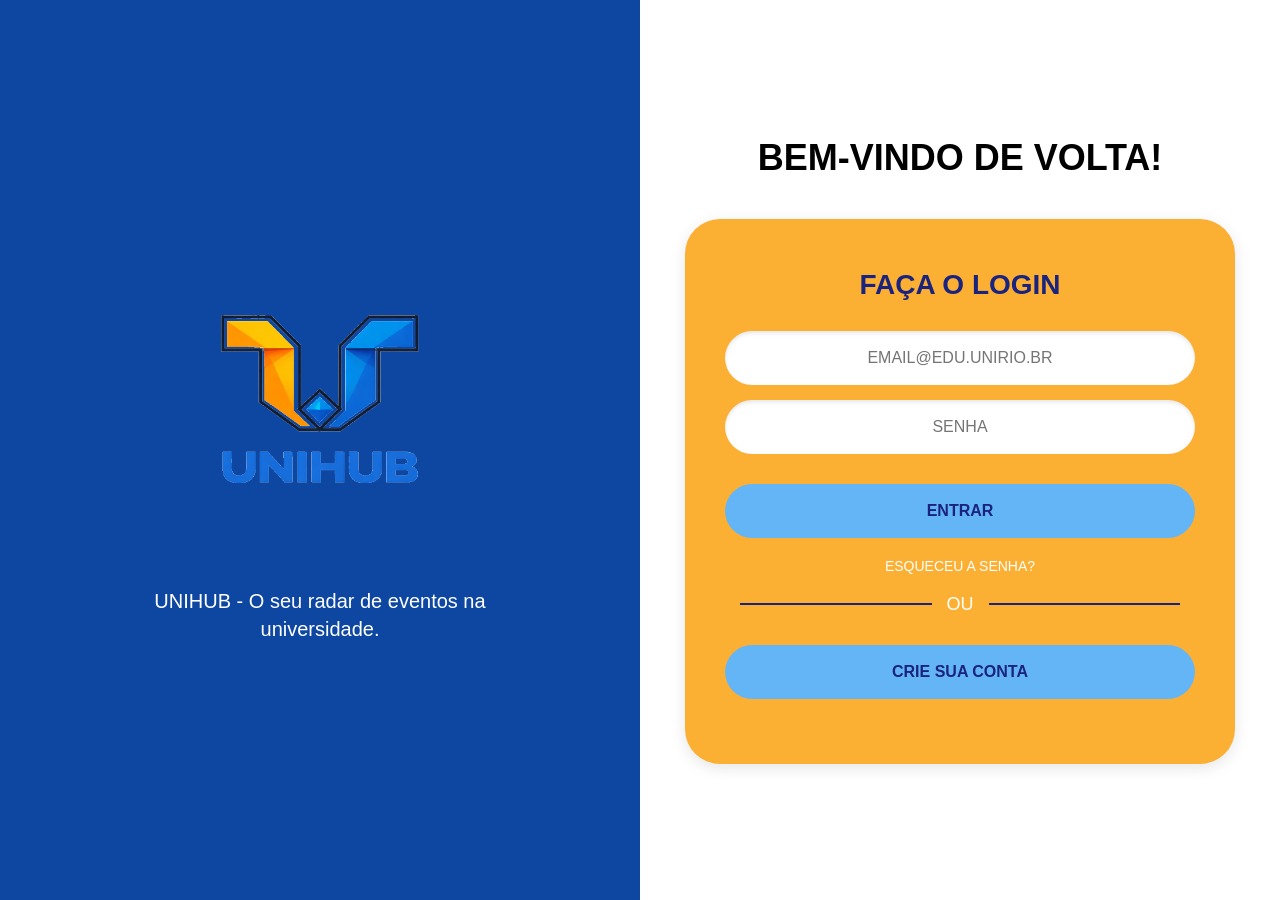
<file: index.html>
<!DOCTYPE html>
<html lang="pt-br">
<head>
    <meta charset="UTF-8">
    <title>Login UniHub</title>
    <link rel="stylesheet" href="css/style.css">
</head>
<body>

    <div class="container">
        
        <div class="lado-azul">
            <div class="conteudo-central">
                <img src="images/logo.png" class="logo-img">
                <p>UNIHUB - O seu radar de eventos na universidade.</p>
            </div>
        </div>

        <div class="lado-branco">
            <div class="conteudo-central">
                <h1>BEM-VINDO DE VOLTA!</h1>
                
                <div class="caixa-laranja">
                    <h2>FAÇA O LOGIN</h2>
                    
                    <input type="text" id="email" placeholder="EMAIL@EDU.UNIRIO.BR">
                    <input type="password" id="senha" placeholder="SENHA">
                    <p id="erro-login" class="mensagem-erro"></p> 

                    <button id="btn-entrar" class="btn-azul">ENTRAR</button>
                    
                    <p id="btn-esqueceu-senha" class="esqueceu" style="cursor: pointer;">ESQUECEU A SENHA?</p>
                    
                    <div class="divisor">OU</div>
                    
                    <button id="btn-crie-conta" class="btn-azul">CRIE SUA CONTA</button>
                </div>
            </div>
        </div>

    </div>

    <script src="script.js"></script>
</body>
</html>
</file>
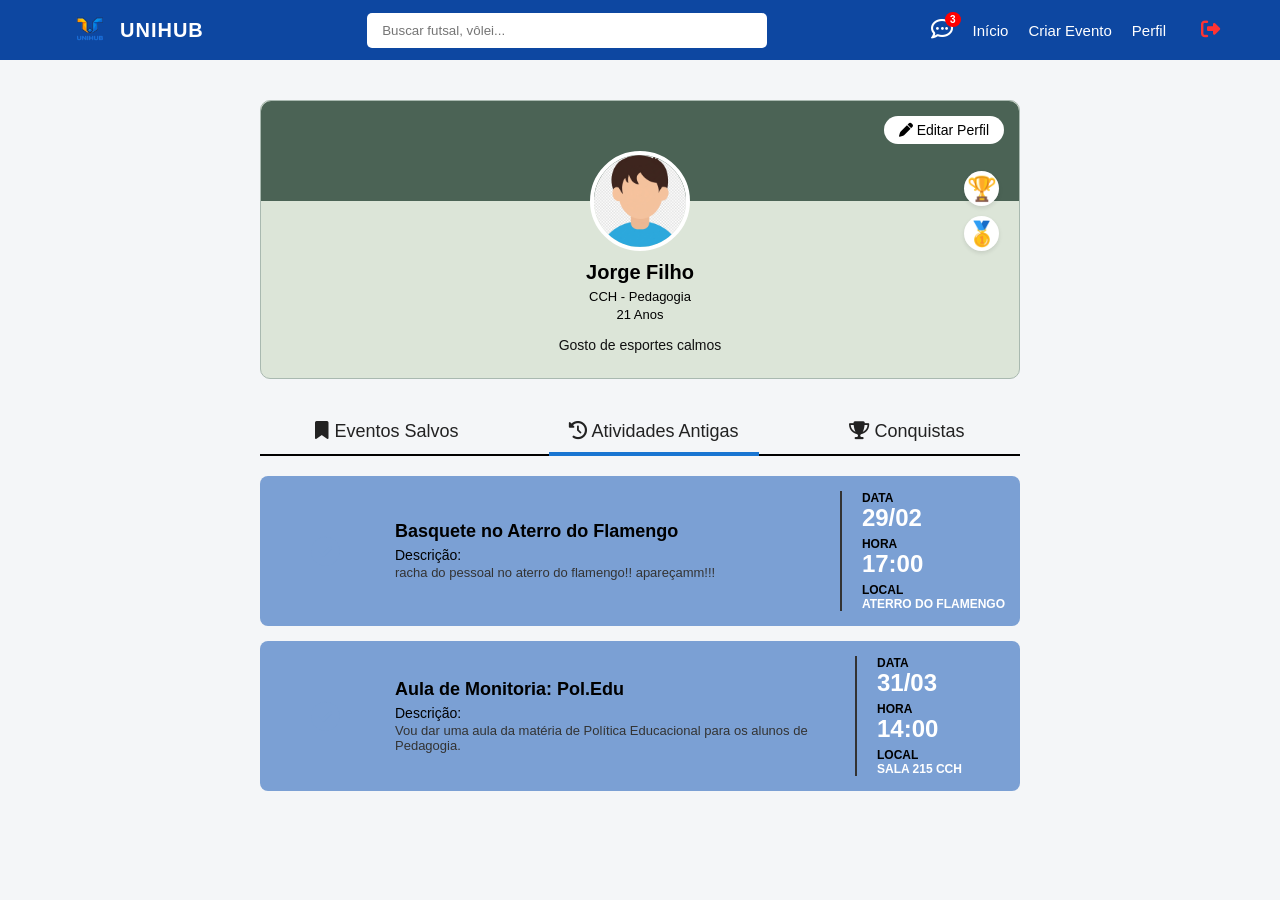
<file: atvdantigas.html>
<!DOCTYPE html>
<html lang="pt-br">
<head>
    <meta charset="UTF-8">
    <title>UNIHUB - Atividades Antigas</title>
    <link rel="stylesheet" href="https://cdnjs.cloudflare.com/ajax/libs/font-awesome/6.4.0/css/all.min.css">
    <link class="profile-style" rel="stylesheet" href="css/style-perfil.css">
</head>
<body>
    <nav class="navbar">
        <div class="nav-content">
            <div class="nav-left">
                <a href="timeline.html" style="text-decoration: none; display: flex; align-items: center; color: inherit;">
                    <img src="images/logo.png" class="nav-logo" alt="Logo">
                    <span class="nav-title">UNIHUB</span>
                </a>
            </div>
            <input type="text" id="search-bar" class="search-bar" placeholder="Buscar futsal, vôlei...">
            <div class="nav-right">
                <a href="chat.html" class="nav-item-link" title="Mensagens">
                    <div class="notif-icon"><i class="fa-regular fa-comment-dots"></i><span class="badge">3</span></div>
                </a>
                <a href="timeline.html">Início</a>
                <a href="formulario.html">Criar Evento</a>
                <a href="perfil.html" class="active">Perfil</a>
                <a href="#" id="btn-sair" class="logout-link" title="Sair" style="color: #ff3333; font-size: 1.2rem; margin-left: 15px; display: flex; align-items: center; background: none; border: none; cursor: pointer;">
                    <i class="fa-solid fa-right-from-bracket"></i>
                </a>
            </div>
        </div>
    </nav>
    
    <main class="profile-container">
        <section class="profile-card">
            <div class="profile-header">
                <a href="editar-perfil.html">
                    <button class="btn-edit-profile"><i class="fa-solid fa-pen"></i> Editar Perfil</button>
                </a>
            </div>
            <div class="profile-body">
                <div class="avatar-wrapper">
                    <img src="images/avatar-jorge.png" class="avatar-large" alt="Jorge Filho">
                </div>
                <h2>Jorge Filho</h2>
                <p class="course">CCH - Pedagogia</p>
                <p class="age">21 Anos</p>
                <p class="bio">Gosto de esportes calmos</p>
                
                <div class="side-badges">
                    <span class="badge-icon" title="Campeão">🏆</span>
                    <span class="badge-icon" title="Primeiro Lugar">🥇</span>
                </div>
            </div>
        </section>

        <section class="tabs-container">
            <a href="perfil.html" class="tab" style="text-decoration: none;"><i class="fa-solid fa-bookmark"></i> Eventos Salvos</a>
            <div class="tab active"><i class="fa-solid fa-clock-rotate-left"></i> Atividades Antigas</div>
            <a href="conquistas.html" class="tab" style="text-decoration: none;"><i class="fa-solid fa-trophy"></i> Conquistas</a>
        </section>

        <section class="events-list">
            <div class="event-card">
                <div class="event-left">
                    <div class="success-box" style="display: flex; align-items: center; justify-content: center; background: none;">
                        <i class="fa-solid fa-circle-check" style="font-size: 1.8rem; color: #7ba0d4;"></i>
                    </div>
                </div>
                <div class="event-middle">
                    <h3>Basquete no Aterro do Flamengo</h3>
                    <p class="desc-label">Descrição:</p>
                    <p class="desc-text">racha do pessoal no aterro do flamengo!! apareçamm!!!</p>
                </div>
                <div class="event-right">
                    <span class="info-label">DATA</span>
                    <span class="info-value">29/02</span>
                    <span class="info-label">HORA</span>
                    <span class="info-value">17:00</span>
                    <span class="info-label">LOCAL</span>
                    <span class="info-value-small">ATERRO DO FLAMENGO</span>
                </div>
            </div>

            <div class="event-card">
                <div class="event-left">
                    <div class="success-box" style="display: flex; align-items: center; justify-content: center; background: none;">
                        <i class="fa-solid fa-circle-check" style="font-size: 1.8rem; color: #7ba0d4;"></i>
                    </div>
                </div>
                <div class="event-middle">
                    <h3>Aula de Monitoria: Pol.Edu</h3>
                    <p class="desc-label">Descrição:</p>
                    <p class="desc-text">Vou dar uma aula da matéria de Política Educacional para os alunos de Pedagogia.</p>
                </div>
                <div class="event-right">
                    <span class="info-label">DATA</span>
                    <span class="info-value">31/03</span>
                    <span class="info-label">HORA</span>
                    <span class="info-value">14:00</span>
                    <span class="info-label">LOCAL</span>
                    <span class="info-value-small">Sala 215 CCH</span>
                </div>
            </div>
        </section>
    </main>

    <script src="script.js"></script>
</body>
</html>
</file>
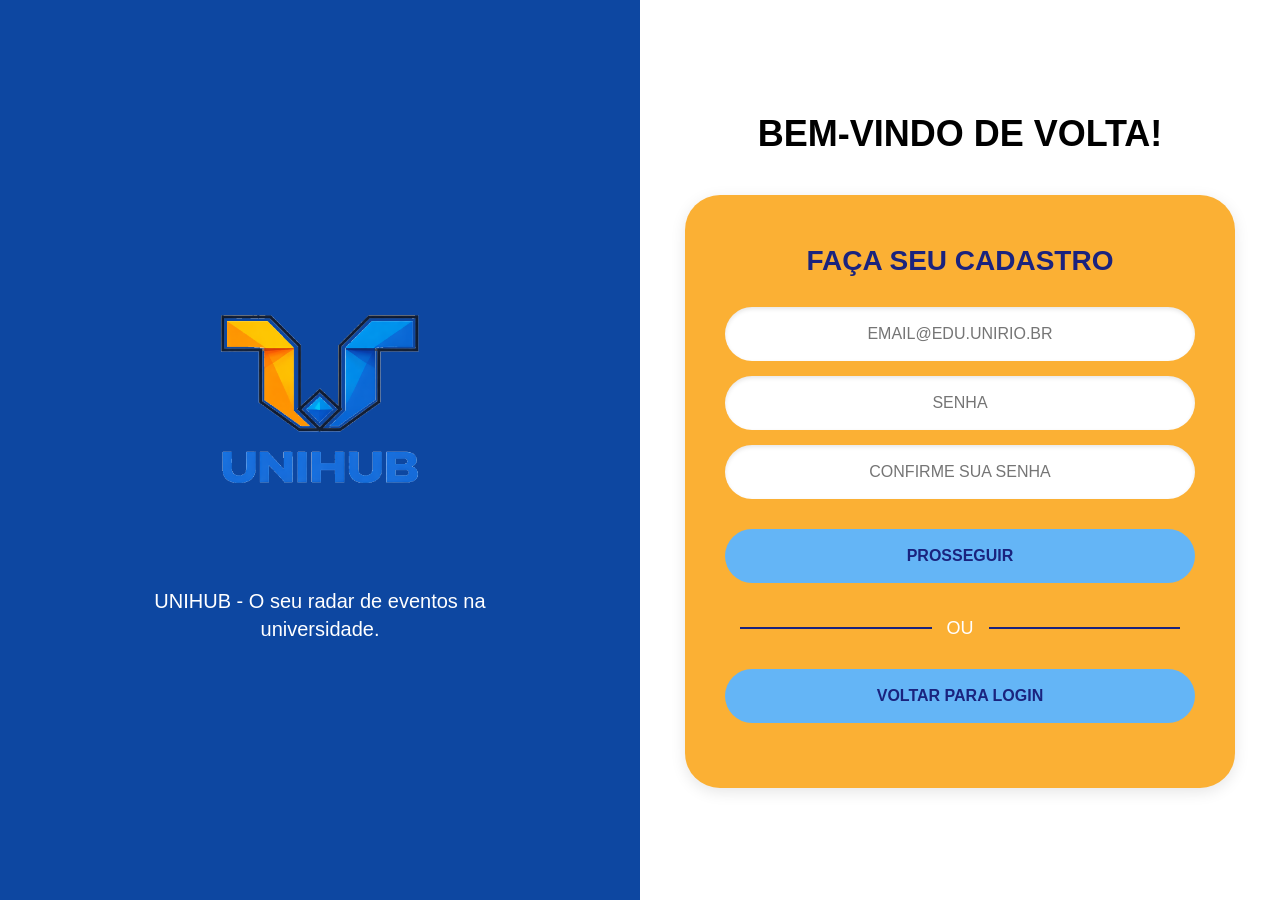
<file: cadastro1.html>
<!DOCTYPE html>
<html lang="pt-br">
<head>
    <meta charset="UTF-8">
    <title>Cadastro UniHub - Passo 1</title>
    <link rel="stylesheet" href="css/style.css">
</head>
<body>

    <div class="container">
        
        <div class="lado-azul">
            <div class="conteudo-central">
                <img src="images/logo.png" class="logo-img">
                <p>UNIHUB - O seu radar de eventos na universidade.</p>
            </div>
        </div>

        <div class="lado-branco">
            <div class="conteudo-central">
                <h1>BEM-VINDO DE VOLTA!</h1>
                
                <div class="caixa-cadastro">
                    <h2>FAÇA SEU CADASTRO</h2>
                    
                    <input type="text" id="cad-email" placeholder="EMAIL@EDU.UNIRIO.BR">
                    <input type="password" id="cad-senha" placeholder="SENHA">
                    <input type="password" id="cad-confirma-senha" placeholder="CONFIRME SUA SENHA">
                    
                    <p id="erro-cadastro" class="mensagem-erro"></p> 
                    
                    <button id="btn-prosseguir" class="btn-azul">PROSSEGUIR</button>
                    
                    <div class="divisor">OU</div>
                    
                    <a href="index.html" style="text-decoration: none; width: 100%;">
                        <button class="btn-azul">VOLTAR PARA LOGIN</button>
                    </a>
                </div>
            </div>
        </div>

    </div>
    
    <script src="script.js"></script>
</body>
</html>
</file>
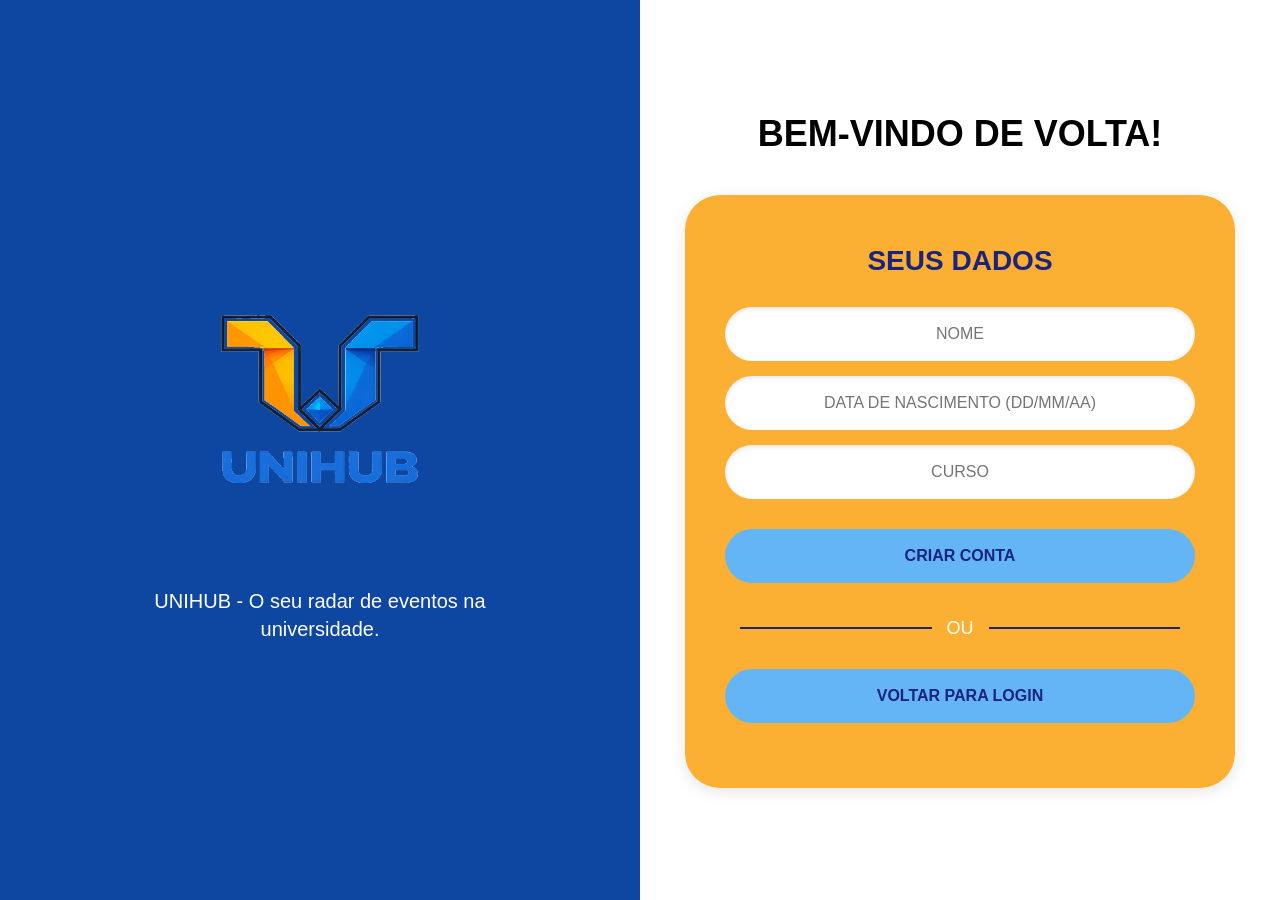
<file: cadastro2.html>
<!DOCTYPE html>
<html lang="pt-br">
<head>
    <meta charset="UTF-8">
    <title>Cadastro UniHub - Passo 2</title>
    <link rel="stylesheet" href="css/style.css">
</head>
<body>

    <div class="container">
        
        <div class="lado-azul">
            <div class="conteudo-central">
                <img src="images/logo.png" class="logo-img">
                <p>UNIHUB - O seu radar de eventos na universidade.</p>
            </div>
        </div>

        <div class="lado-branco">
            <div class="conteudo-central">
                <h1>BEM-VINDO DE VOLTA!</h1>
                
                <div class="caixa-cadastro">
                    <h2>SEUS DADOS</h2>
                    
                    <input type="text" id="cad-nome" placeholder="NOME">
                    <input type="text" id="cad-nascimento" placeholder="DATA DE NASCIMENTO (DD/MM/AA)">
                    <input type="text" id="cad-curso" placeholder="CURSO">

                    <p id="erro-dados" class="mensagem-erro"></p>

                    <button id="btn-criar-conta" class="btn-azul">CRIAR CONTA</button>
                    
                    <div class="divisor">OU</div>
                    
                    <a href="index.html" style="text-decoration: none; width: 100%;">
                        <button class="btn-azul">VOLTAR PARA LOGIN</button>
                    </a>
                </div>
            </div>
        </div>

    </div>

    <script src="script.js"></script>
</body>
</html>
</file>
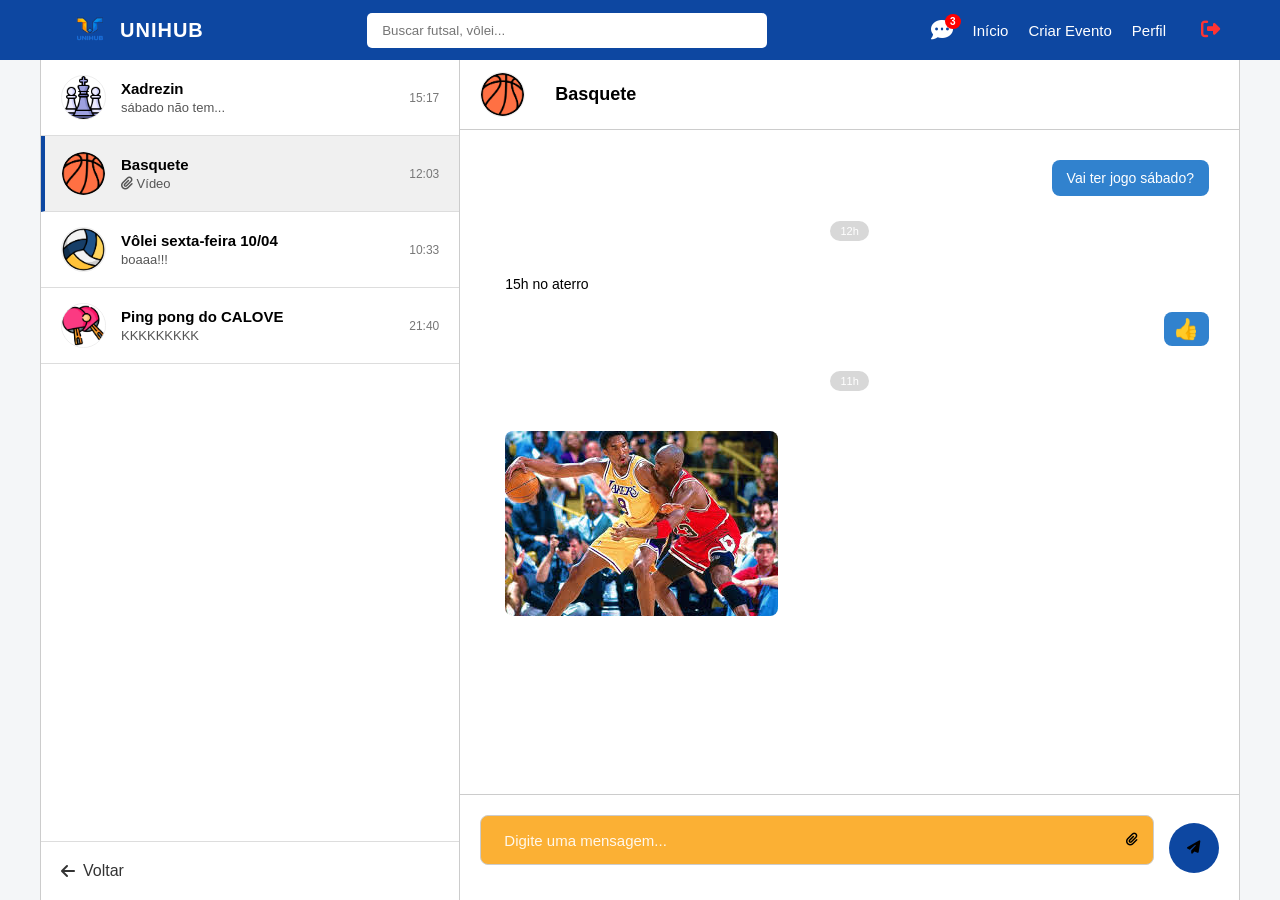
<file: chat.html>
<!DOCTYPE html>
<html lang="pt-br">
<head>
    <meta charset="UTF-8">
    <title>UNIHUB - Chat</title>
    <link rel="stylesheet" href="https://cdnjs.cloudflare.com/ajax/libs/font-awesome/6.4.0/css/all.min.css">
    <link rel="stylesheet" href="css/style-timeline.css">
    <link rel="stylesheet" href="css/style-chat.css"> 
</head>
<body>
    <nav class="navbar">
        <div class="nav-content">
            <div class="nav-left">
                <a href="timeline.html" style="text-decoration: none; display: flex; align-items: center; color: inherit;">
                    <img src="images/logo.png" class="nav-logo" alt="Logo">
                    <span class="nav-title">UNIHUB</span>
                </a>
            </div>
            <input type="text" id="search-bar" class="search-bar" placeholder="Buscar futsal, vôlei...">
            <div class="nav-right">
                <a href="chat.html" class="nav-item-link active" title="Mensagens">
                    <div class="notif-icon"><i class="fa-solid fa-comment-dots"></i><span class="badge">3</span></div>
                </a>
                <a href="timeline.html">Início</a>
                <a href="formulario.html">Criar Evento</a>
                <a href="perfil.html" id="nav-perfil-link">Perfil</a>
                <a href="#" id="btn-sair" class="logout-link" title="Sair" style="color: #ff3333; font-size: 1.2rem; margin-left: 15px; display: flex; align-items: center; background: none; border: none; cursor: pointer;">
                    <i class="fa-solid fa-right-from-bracket"></i>
                </a>
            </div>
        </div>
    </nav>

    <main class="chat-container">
        <aside class="sidebar-chats">
            <div class="chat-list">
                <div class="chat-item" style="cursor: pointer;" data-grupo="Xadrezin">
                    <img src="images/icon-xadrez.png" class="chat-avatar" alt="Xadrezin">
                    <div class="chat-info">
                        <h4>Xadrezin</h4>
                        <p>sábado não tem...</p>
                    </div>
                    <span class="chat-time">15:17</span>
                </div>

                <div class="chat-item active" style="cursor: pointer;" data-grupo="Basquete">
                    <img src="images/icon-basquete.png" class="chat-avatar" alt="Basquete">
                    <div class="chat-info">
                        <h4>Basquete</h4>
                        <p><i class="fa-solid fa-paperclip" style="font-size: 0.85rem;"></i> Vídeo</p>
                    </div>
                    <span class="chat-time">12:03</span>
                </div>

                <div class="chat-item" style="cursor: pointer;" data-grupo="Vôlei">
                    <img src="images/icon-volei.png" class="chat-avatar" alt="Vôlei">
                    <div class="chat-info">
                        <h4>Vôlei sexta-feira 10/04</h4>
                        <p>boaaa!!!</p>
                    </div>
                    <span class="chat-time">10:33</span>
                </div>

                <div class="chat-item" style="cursor: pointer;" data-grupo="Ping pong">
                    <img src="images/icon-pingpong.png" class="chat-avatar" alt="Ping pong">
                    <div class="chat-info">
                        <h4>Ping pong do CALOVE</h4>
                        <p>KKKKKKKKK</p>
                    </div>
                    <span class="chat-time">21:40</span>
                </div>
            </div>

            <div class="sidebar-footer">
                <button class="btn-voltar" onclick="window.location.href='timeline.html'" style="display: flex; align-items: center; justify-content: center; gap: 8px; cursor: pointer;">
                    <i class="fa-solid fa-arrow-left"></i> Voltar
                </button>
            </div>
        </aside>

        <section class="main-chat">
            <header class="chat-header">
                <div class="chat-header-info" id="chat-header-atual">
                    <img src="images/icon-basquete.png" class="chat-avatar" id="header-avatar" alt="Basquete">
                    <h2 id="header-nome">Basquete</h2>
                </div>
            </header>

            <div class="chat-messages" id="chat-messages-container">
                <div class="message right">
                    <div class="bubble blue">Vai ter jogo sábado?</div>
                </div>

                <div class="timestamp">12h</div>

                <div class="message left">
                    <div class="bubble yellow">15h no aterro</div>
                </div>

                <div class="message right">
                    <div class="bubble blue thumb">👍</div>
                </div>

                <div class="timestamp">11h</div>

                <div class="message left">
                    <div class="bubble yellow">
                        <img src="images/jogo-basquete.jpeg" class="media-preview" alt="Print de jogo de basquete normal">
                    </div>
                </div>
            </div>

            <footer class="chat-input-area">
                <div class="input-wrapper">
                    <input type="text" id="chat-input-field" placeholder="Digite uma mensagem...">
            
                    <button class="btn-attach" id="btn-clip-attach" style="background: none; border: none; cursor: pointer; display: flex; align-items: center;">
                        <i class="fa-solid fa-paperclip"></i>
                    </button>
                    <input type="file" id="chat-hidden-file" style="display: none;">
                </div>
                <button class="btn-send" id="btn-send-message" style="border: none; cursor: pointer; display: flex; align-items: center; justify-content: center;">
                    <i class="fa-solid fa-paper-plane"></i>
                </button>
            </footer>
        </section>
    </main>

    <script src="script.js"></script>
</body>
</html>
</file>
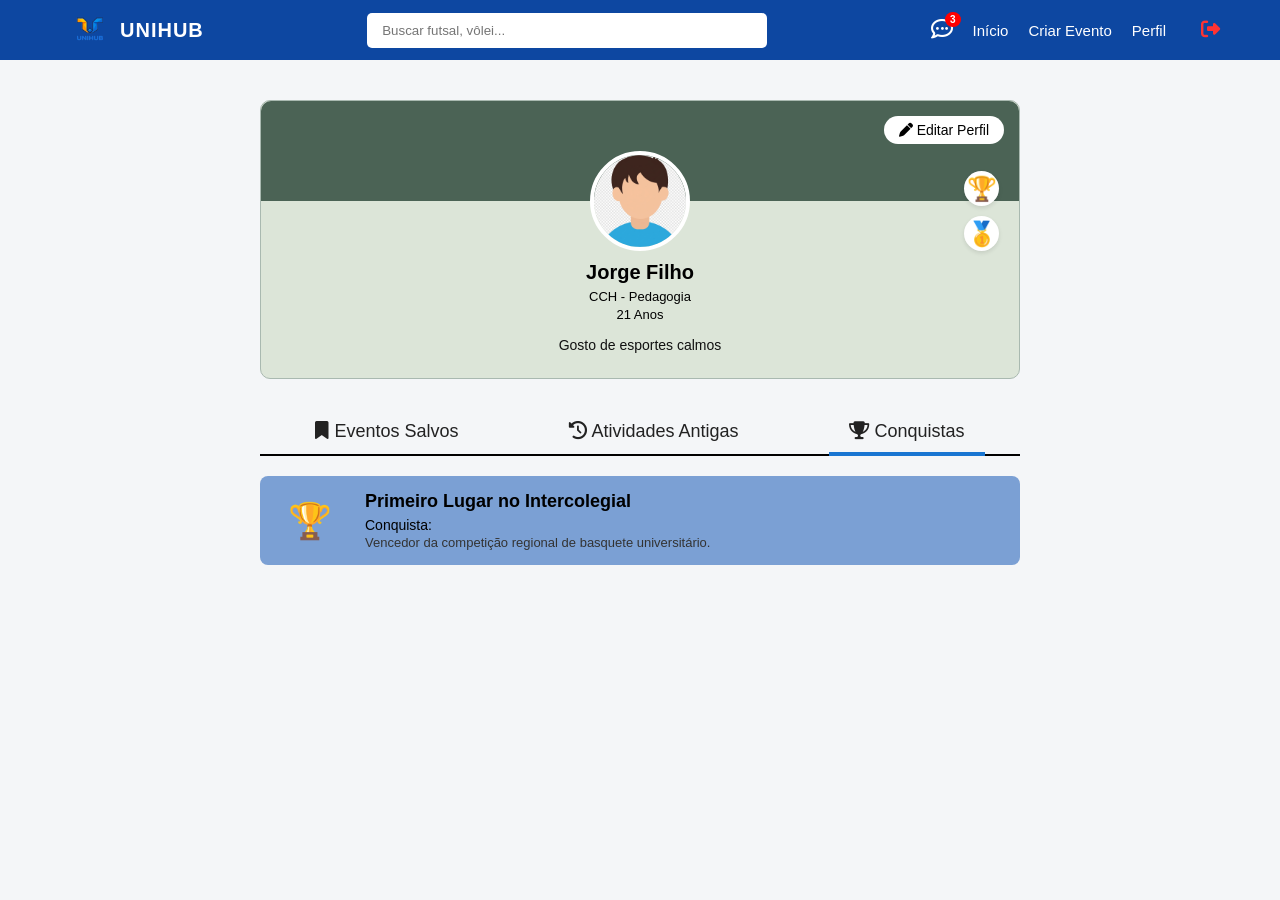
<file: conquistas.html>
<!DOCTYPE html>
<html lang="pt-br">
<head>
    <meta charset="UTF-8">
    <title>UNIHUB - Conquistas</title>
    <link rel="stylesheet" href="https://cdnjs.cloudflare.com/ajax/libs/font-awesome/6.4.0/css/all.min.css">
    <link rel="stylesheet" href="css/style-perfil.css">
</head>
<body>
    <nav class="navbar">
        <div class="nav-content">
            <div class="nav-left">
                <a href="timeline.html" style="text-decoration: none; display: flex; align-items: center; color: inherit;">
                    <img src="images/logo.png" class="nav-logo" alt="Logo">
                    <span class="nav-title">UNIHUB</span>
                </a>
            </div>
            <input type="text" id="search-bar" class="search-bar" placeholder="Buscar futsal, vôlei...">
            <div class="nav-right">
                <a href="chat.html" class="nav-item-link" title="Mensagens">
                    <div class="notif-icon"><i class="fa-regular fa-comment-dots"></i><span class="badge">3</span></div>
                </a>
                <a href="timeline.html">Início</a>
                <a href="formulario.html">Criar Evento</a>
                <a href="perfil.html" class="active">Perfil</a>
                <a href="#" id="btn-sair" class="logout-link" title="Sair" style="color: #ff3333; font-size: 1.2rem; margin-left: 15px; display: flex; align-items: center; background: none; border: none; cursor: pointer;">
                    <i class="fa-solid fa-right-from-bracket"></i>
                </a>
            </div>
        </div>
    </nav>

    <main class="profile-container">
        <section class="profile-card">
            <div class="profile-header">
                <a href="editar-perfil.html">
                    <button class="btn-edit-profile"><i class="fa-solid fa-pen"></i> Editar Perfil</button>
                </a>
            </div>
            <div class="profile-body">
                <div class="avatar-wrapper">
                    <img src="images/avatar-jorge.png" class="avatar-large" alt="Jorge Filho">
                </div>
                <h2>Jorge Filho</h2>
                <p class="course">CCH - Pedagogia</p>
                <p class="age">21 Anos</p>
                <p class="bio">Gosto de esportes calmos</p>
                
                <div class="side-badges">
                    <span class="badge-icon" title="Campeão">🏆</span>
                    <span class="badge-icon" title="Primeiro Lugar">🥇</span>
                </div>
            </div>
        </section>

        <section class="tabs-container">
            <a href="perfil.html" class="tab" style="text-decoration: none;"><i class="fa-solid fa-bookmark"></i> Eventos Salvos</a>
            <a href="atvdantigas.html" class="tab" style="text-decoration: none;"><i class="fa-solid fa-clock-rotate-left"></i> Atividades Antigas</a>
            <div class="tab active"><i class="fa-solid fa-trophy"></i> Conquistas</div>
        </section>

        <section class="events-list">
            <div class="event-card">
                <div class="event-left" style="display: flex; align-items: center; justify-content: center; min-width: 70px;">
                    <span style="font-size: 2.2rem;">🏆</span>
                </div>
                <div class="event-middle">
                    <h3>Primeiro Lugar no Intercolegial</h3>
                    <p class="desc-label">Conquista:</p>
                    <p class="desc-text">Vencedor da competição regional de basquete universitário.</p>
                </div>
            </div>
        </section>
    </main>

    <script src="script.js"></script>
</body>
</html>
</file>
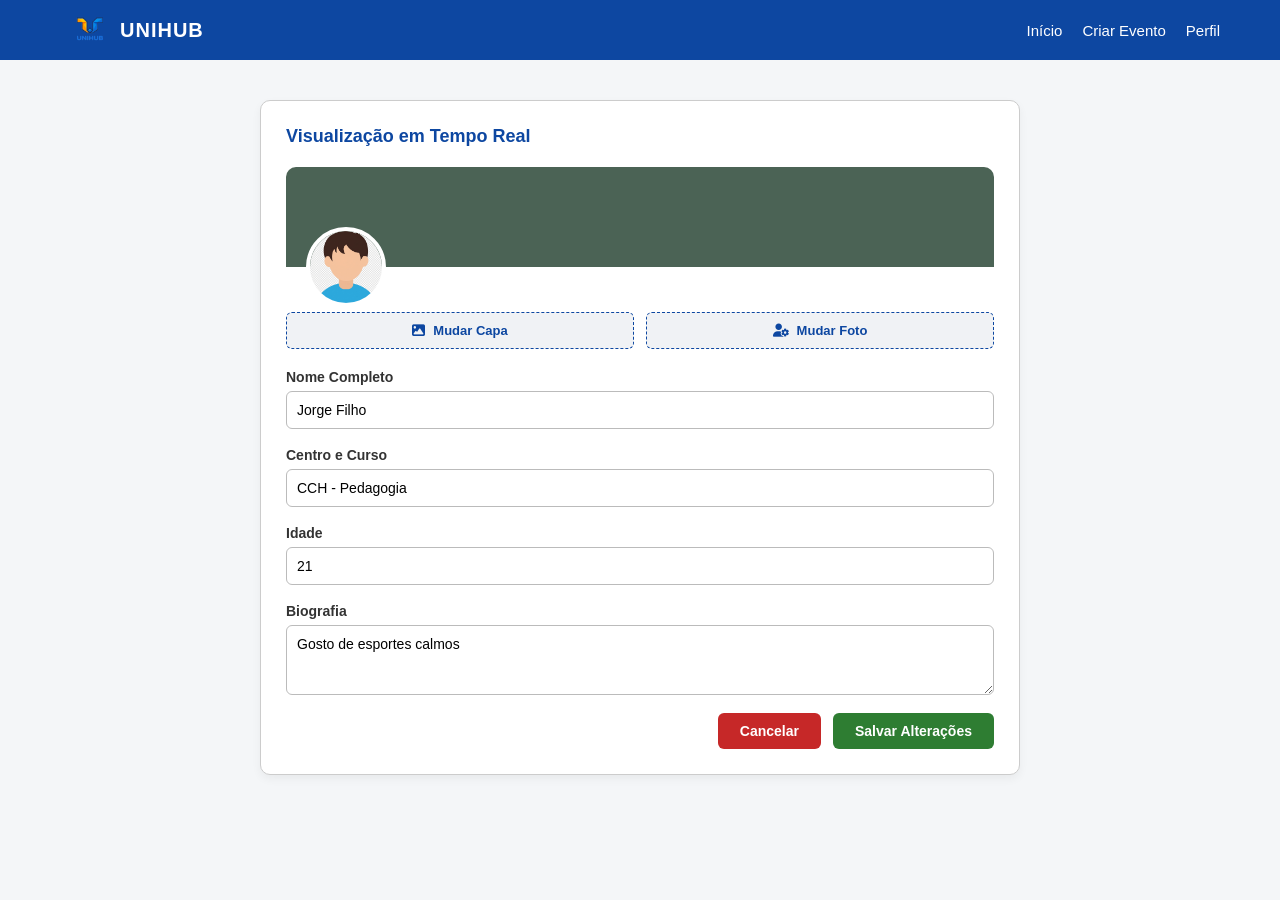
<file: editar-perfil.html>
<!DOCTYPE html>
<html lang="pt-br">
<head>
    <meta charset="UTF-8">
    <title>UNIHUB - Editar Perfil</title>
    <link rel="stylesheet" href="https://cdnjs.cloudflare.com/ajax/libs/font-awesome/6.4.0/css/all.min.css">
    <link rel="stylesheet" href="css/style-editar-perfil.css">
</head>
<body>
    <nav class="navbar">
        <div class="nav-content">
            <div class="nav-left">
                <a href="timeline.html" style="text-decoration: none; display: flex; align-items: center; color: inherit;">
                    <img src="images/logo.png" class="nav-logo" alt="Logo">
                    <span class="nav-title">UNIHUB</span>
                </a>
            </div>
            <div class="nav-right">
                <a href="timeline.html">Início</a>
                <a href="formulario.html">Criar Evento</a>
                <a href="perfil.html" class="active">Perfil</a>
            </div>
        </div>
    </nav>

    <main class="profile-container">
        <div class="edit-container">
            <h3>Visualização em Tempo Real</h3>
            
            <div class="preview-box edit-header-preview">
                <img src="images/avatar-jorge.png" class="preview-avatar edit-avatar-preview" alt="Avatar Preview">
            </div>

            <div class="upload-buttons">
                <label class="btn-upload">
                    <i class="fa-solid fa-image"></i> Mudar Capa
                    <input type="file" id="file-capa" accept="image/*" style="display: none;">
                </label>
                <label class="btn-upload">
                    <i class="fa-solid fa-user-gear"></i> Mudar Foto
                    <input type="file" id="file-avatar" accept="image/*" style="display: none;">
                </label>
            </div>

            <form id="form-editar-perfil">
                <div class="form-group">
                    <label for="edit-nome">Nome Completo</label>
                    <input type="text" id="edit-nome" required>
                </div>
                <div class="form-group">
                    <label for="edit-curso">Centro e Curso</label>
                    <input type="text" id="edit-curso" placeholder="Ex: CCH - Pedagogia" required>
                </div>
                <div class="form-group">
                    <label for="edit-idade">Idade</label>
                    <input type="text" id="edit-idade" inputmode="numeric" pattern="[0-9]*" maxlength="3" placeholder="Ex: 21" required>
                </div>
                <div class="form-group">
                    <label for="edit-bio">Biografia</label>
                    <textarea id="edit-bio" maxlength="160"></textarea>
                </div>

                <div class="action-container">
                    <a href="perfil.html" class="btn-cancelar">Cancelar</a>
                    <button type="submit" id="btn-salvar-perfil" class="btn-salvar">Salvar Alterações</button>
                </div>
            </form>
        </div>
    </main>

    <script src="script.js"></script>
</body>
</html>
</file>
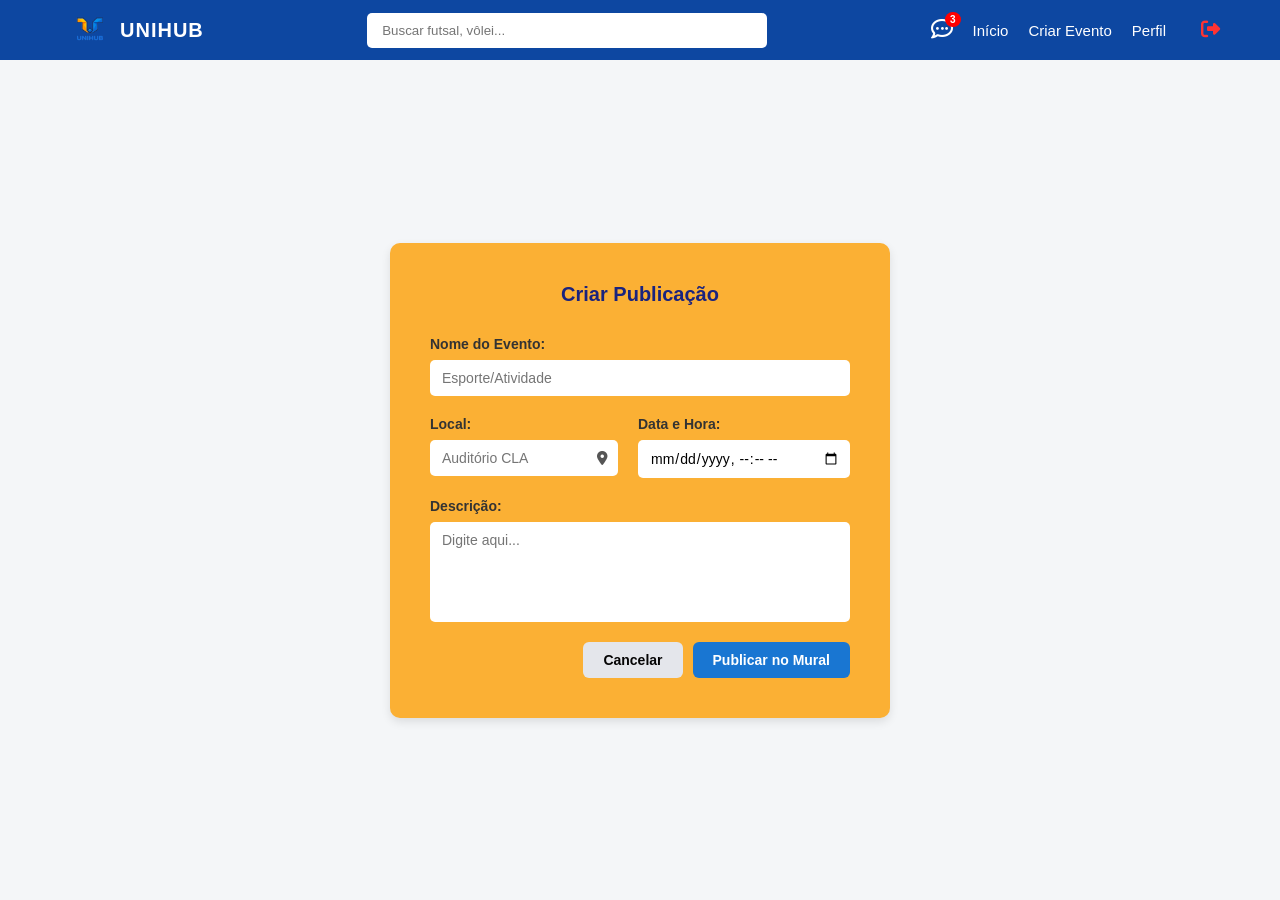
<file: formulario.html>
<!DOCTYPE html>
<html lang="pt-br">
<head>
    <meta charset="UTF-8">
    <title>UNIHUB - Criar Evento</title>
    <link rel="stylesheet" href="https://cdnjs.cloudflare.com/ajax/libs/font-awesome/6.4.0/css/all.min.css">
    <link rel="stylesheet" href="css/style-formulario.css"> 
</head>
<body>
    <nav class="navbar">
        <div class="nav-content">
            <div class="nav-left">
                <a href="timeline.html" style="text-decoration: none; display: flex; align-items: center; color: inherit;">
                    <img src="images/logo.png" class="nav-logo" alt="Logo">
                    <span class="nav-title">UNIHUB</span>
                </a>
            </div>
            <input type="text" id="search-bar" class="search-bar" placeholder="Buscar futsal, vôlei...">
            <div class="nav-right">
                <a href="chat.html" class="nav-item-link" title="Mensagens">
                    <div class="notif-icon"><i class="fa-regular fa-comment-dots"></i><span class="badge">3</span></div>
                </a>
                <a href="timeline.html">Início</a>
                <a href="formulario.html" class="active">Criar Evento</a>
                <a href="perfil.html">Perfil</a>
                <a href="#" id="btn-sair" class="logout-link" title="Sair" style="color: #ff3333; font-size: 1.2rem; margin-left: 15px; display: flex; align-items: center; background: none; border: none; cursor: pointer;">
                    <i class="fa-solid fa-right-from-bracket"></i>
                </a>
            </div>
        </div>
    </nav>

    <main class="form-container">
        <div class="form-card">
            <h2>Criar Publicação</h2>
            <form id="event-form">
                <div class="form-group">
                    <label>Nome do Evento:</label>
                    <input type="text" id="event-name" placeholder="Esporte/Atividade" required>
                </div>
                
                <div class="form-row">
                    <div class="form-group">
                        <label>Local:</label>
                        <div class="input-icon">
                            <input type="text" id="event-location" placeholder="Auditório CLA" required>
                            <span class="field-icon" style="background: none; border: none;"><i class="fa-solid fa-location-dot"></i></span>
                        </div>
                    </div>
                    <div class="form-group">
                        <label>Data e Hora:</label>
                        <div class="input-icon">
                            <input type="datetime-local" id="event-date" required style="padding-right: 10px;">
                        </div>
                    </div>
                </div>

                <div class="form-group">
                    <label>Descrição:</label>
                    <textarea id="event-desc" placeholder="Digite aqui..." required></textarea>
                </div>

                <div class="form-actions" style="display: flex; gap: 10px; justify-content: flex-end; margin-top: 20px;">
                    <button type="button" class="btn-cancel" onclick="window.location.href='timeline.html'" style="padding: 10px 20px; background-color: #e4e6eb; color: #050505; border: none; border-radius: 6px; font-weight: 600; cursor: pointer;">
                        Cancelar
                    </button>
                    <button type="submit" class="btn-submit" style="padding: 10px 20px; border: none; border-radius: 6px; font-weight: 600; cursor: pointer;">
                        Publicar no Mural
                    </button>
                </div>
            </form>
        </div>
    </main>

    <script src="script.js"></script>
</body>
</html>
</file>
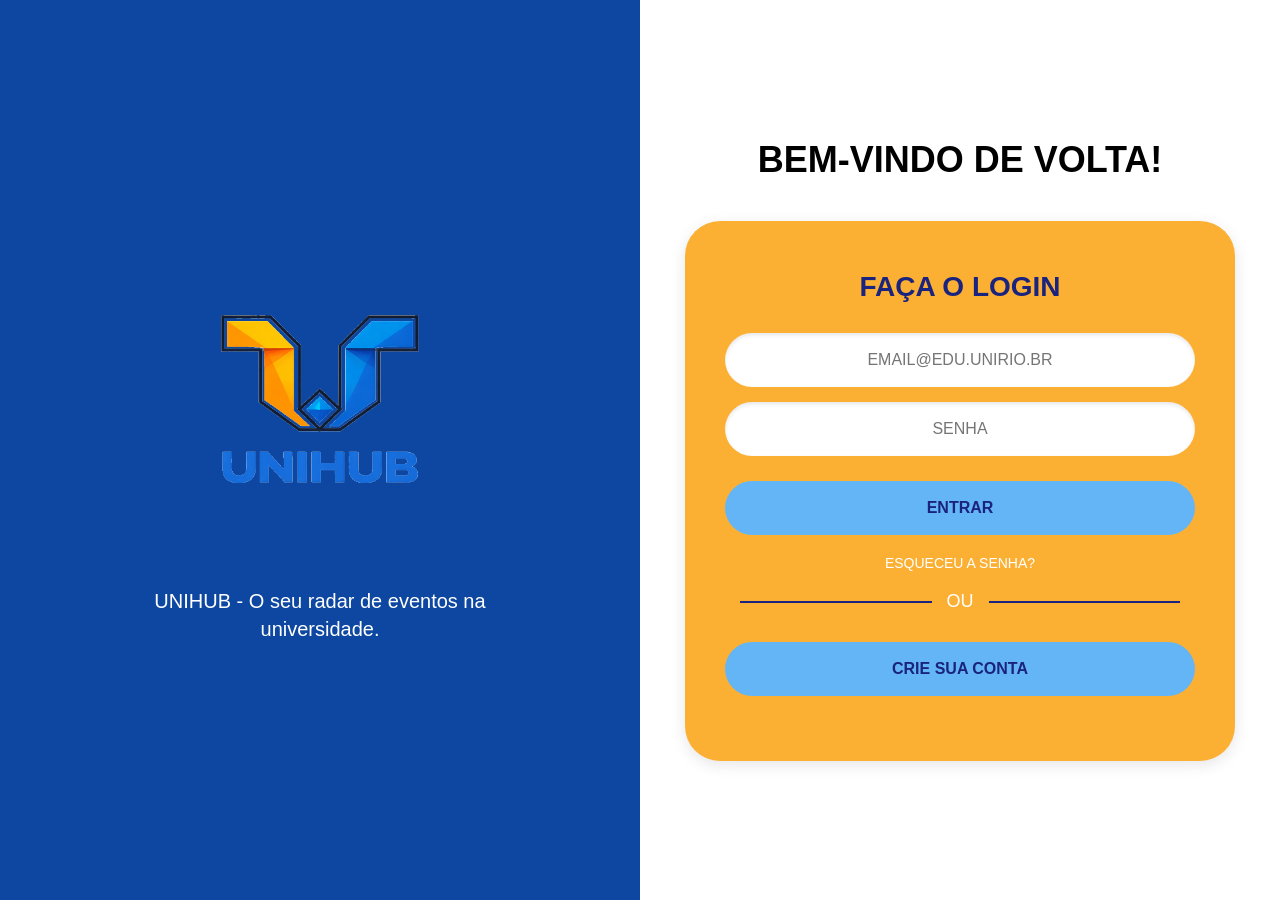
<file: Login.html>
<!DOCTYPE html>
<html lang="pt-br">
<head>
    <meta charset="UTF-8">
    <title>Login UniHub</title>
    <link rel="stylesheet" href="style.css">
</head>
<body>

    <div class="container">
        
        <div class="lado-azul">
            <div class="conteudo-central">
                <img src="logo.png" class="logo-img">
                <p>UNIHUB - O seu radar de eventos na universidade.</p>
            </div>
        </div>

        <div class="lado-branco">
            <div class="conteudo-central">
                <h1>BEM-VINDO DE VOLTA!</h1>
                
                <div class="caixa-laranja">
                    <h2>FAÇA O LOGIN</h2>
                    
                    <input type="text" placeholder="EMAIL@EDU.UNIRIO.BR">
                    <input type="password" placeholder="SENHA">
                    
                    <button class="btn-azul">ENTRAR</button>
                    
                    <p class="esqueceu">ESQUECEU A SENHA?</p>
                    
                    
                    
                   <div class="divisor">OU</div>
                    <a href="cadastro1.html">
                        <button class="btn-azul">CRIE SUA CONTA</button>
                    </a>
                </div>
            </div>
        </div>

    </div>

</body>
</html>
</file>
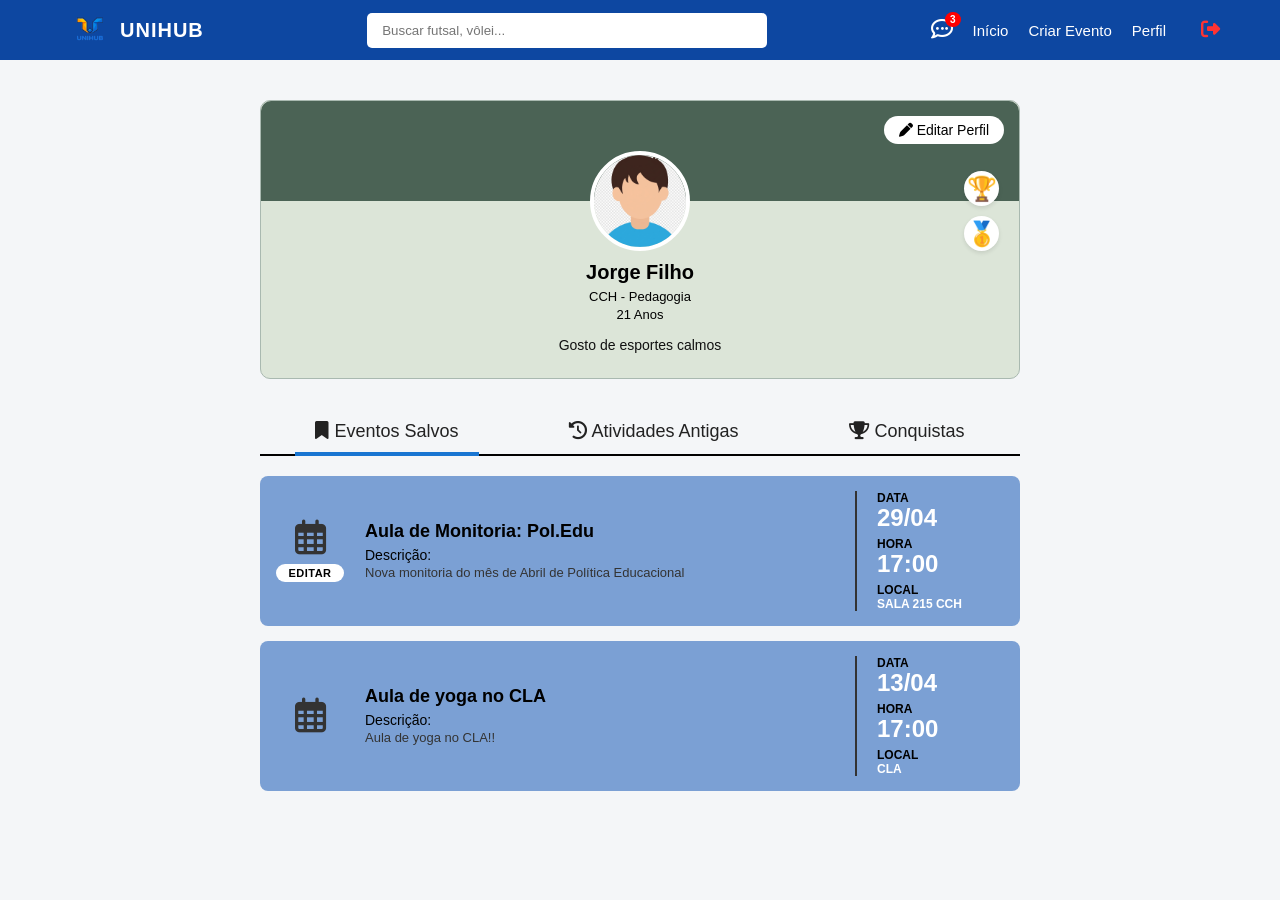
<file: perfil.html>
<!DOCTYPE html>
<html lang="pt-br">
<head>
    <meta charset="UTF-8">
    <title>UNIHUB - Perfil</title>
    <link rel="stylesheet" href="https://cdnjs.cloudflare.com/ajax/libs/font-awesome/6.4.0/css/all.min.css">
    <link rel="stylesheet" href="css/style-perfil.css">
</head>
<body>
    <nav class="navbar">
        <div class="nav-content">
            <div class="nav-left">
                <a href="timeline.html" style="text-decoration: none; display: flex; align-items: center; color: inherit;">
                    <img src="images/logo.png" class="nav-logo" alt="Logo">
                    <span class="nav-title">UNIHUB</span>
                </a>
            </div>
            <input type="text" id="search-bar" class="search-bar" placeholder="Buscar futsal, vôlei...">
            <div class="nav-right">
                <a href="chat.html" class="nav-item-link" title="Mensagens">
                    <div class="notif-icon"><i class="fa-regular fa-comment-dots"></i><span class="badge">3</span></div>
                </a>
                <a href="timeline.html">Início</a>
                <a href="formulario.html">Criar Evento</a>
                <a href="perfil.html" class="active">Perfil</a>
                <a href="#" id="btn-sair" class="logout-link" title="Sair" style="color: #ff3333; font-size: 1.2rem; margin-left: 15px; display: flex; align-items: center; background: none; border: none; cursor: pointer;">
                    <i class="fa-solid fa-right-from-bracket"></i>
                </a>
            </div>
        </div>
    </nav>

    <main class="profile-container">
        <section class="profile-card">
            <div class="profile-header">
                <a href="editar-perfil.html">
                    <button class="btn-edit-profile"><i class="fa-solid fa-pen"></i> Editar Perfil</button>
                </a>
            </div>
            <div class="profile-body">
                <div class="avatar-wrapper">
                    <img src="images/avatar-jorge.png" class="avatar-large" alt="Jorge Filho">
                </div>
                <h2>Jorge Filho</h2>
                <p class="course">CCH - Pedagogia</p>
                <p class="age">21 Anos</p>
                <p class="bio">Gosto de esportes calmos</p>
                
                <div class="side-badges">
                    <span class="badge-icon" title="Campeão">🏆</span>
                    <span class="badge-icon" title="Primeiro Lugar">🥇</span>
                </div>
            </div>
        </section>

        <section class="tabs-container">
            <div class="tab active"><i class="fa-solid fa-bookmark"></i> Eventos Salvos</div>
            <a href="atvdantigas.html" class="tab" style="text-decoration: none;"><i class="fa-solid fa-clock-rotate-left"></i> Atividades Antigas</a>
            <a href="conquistas.html" class="tab" style="text-decoration: none;"><i class="fa-solid fa-trophy"></i> Conquistas</a>
        </section>

        <section class="events-list">
            <div class="event-card">
                <div class="event-left" style="display: flex; flex-direction: column; align-items: center; justify-content: center; min-width: 70px;">
                    <i class="fa-regular fa-calendar-days" style="font-size: 2.2rem; color: #333;"></i>
                    <span class="edit-pill" style="margin-top: 8px;">EDITAR</span>
                </div>
                <div class="event-middle">
                    <h3>Aula de Monitoria: Pol.Edu</h3>
                    <p class="desc-label">Descrição:</p>
                    <p class="desc-text">Nova monitoria do mês de Abril de Política Educacional</p>
                </div>
                <div class="event-right">
                    <span class="info-label">DATA</span>
                    <span class="info-value">29/04</span>
                    <span class="info-label">HORA</span>
                    <span class="info-value">17:00</span>
                    <span class="info-label">LOCAL</span>
                    <span class="info-value-small">SALA 215 CCH</span>
                </div>
            </div>

            <div class="event-card">
                <div class="event-left" style="display: flex; align-items: center; justify-content: center; min-width: 70px;">
                    <i class="fa-regular fa-calendar-days" style="font-size: 2.2rem; color: #333;"></i>
                </div>
                <div class="event-middle">
                    <h3>Aula de yoga no CLA</h3>
                    <p class="desc-label">Descrição:</p>
                    <p class="desc-text">Aula de yoga no CLA!!</p>
                </div>
                <div class="event-right">
                    <span class="info-label">DATA</span>
                    <span class="info-value">13/04</span>
                    <span class="info-label">HORA</span>
                    <span class="info-value">17:00</span>
                    <span class="info-label">LOCAL</span>
                    <span class="info-value-small">CLA</span>
                </div>
            </div>
        </section>
    </main>

    <script src="script.js"></script>
</body>
</html>
</file>
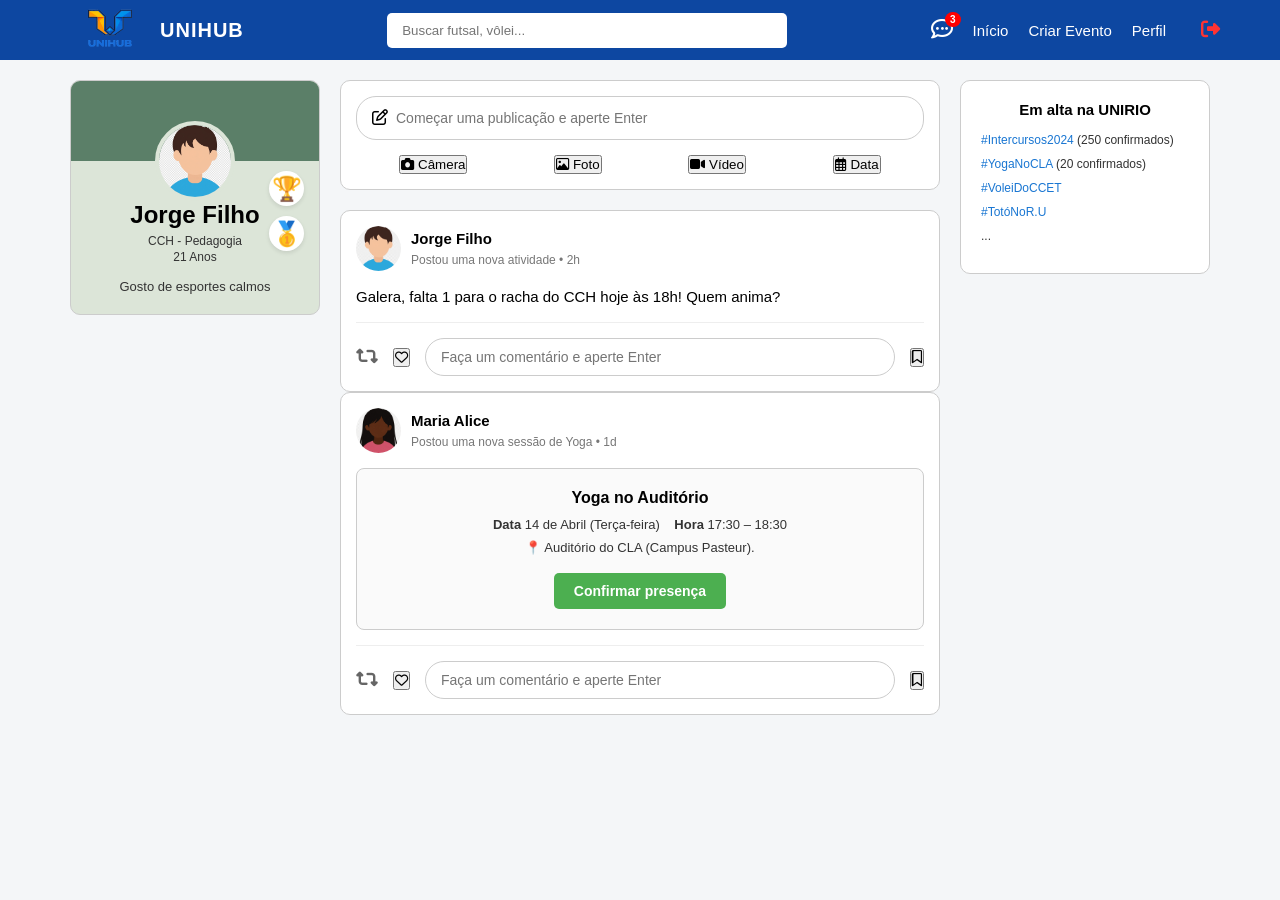
<file: timeline.html>
<!DOCTYPE html>
<html lang="pt-br">
<head>
    <meta charset="UTF-8">
    <title>UNIHUB - Timeline</title>
    <link rel="stylesheet" href="https://cdnjs.cloudflare.com/ajax/libs/font-awesome/6.4.0/css/all.min.css">
    <link rel="stylesheet" href="css/style-timeline.css">
</head>
<body>
    <nav class="navbar">
        <div class="nav-content">
            <div class="nav-left">
                <a href="timeline.html" style="text-decoration: none; display: flex; align-items: center; color: inherit;">
                    <img src="images/logo.png" class="nav-logo" alt="Logo">
                    <span class="nav-title">UNIHUB</span>
                </a>
            </div>
            <input type="text" id="search-bar" class="search-bar" placeholder="Buscar futsal, vôlei...">
            <div class="nav-right">
                <a href="chat.html" class="nav-item-link" title="Mensagens">
                    <div class="notif-icon"><i class="fa-regular fa-comment-dots"></i><span class="badge">3</span></div>
                </a>
                <a href="timeline.html">Início</a>
                <a href="formulario.html">Criar Evento</a>
                <a href="perfil.html" id="nav-perfil-link">Perfil</a>
                <a href="#" id="btn-sair" class="logout-link" title="Sair" style="color: #ff3333; font-size: 1.2rem; margin-left: 15px; display: flex; align-items: center;">
                    <i class="fa-solid fa-right-from-bracket"></i>
                </a>
            </div>
        </div>
    </nav>

    <main class="main-container">
        <aside class="sidebar-left">
            <div class="profile-card" id="card-perfil-atalho" style="cursor: pointer;">
                <div class="profile-header"></div>
                <div class="profile-body">
                    <img src="images/avatar-jorge.png" class="avatar-large" alt="Avatar">
                    <h2 class="nome-perfil-clicavel">Jorge Filho</h2>
                    <p class="course">CCH - Pedagogia</p>
                    <p class="age">21 Anos</p>
                    <p class="bio">Gosto de esportes calmos.</p>
                    <div class="side-badges">
                        <span class="badge-icon">🏆</span>
                        <span class="badge-icon">🥇</span>
                    </div>
                </div>
            </div>
        </aside>
        
        <section class="feed">
            <div class="create-post">
                <div class="input-wrapper">
                    <span class="edit-icon"><i class="fa-regular fa-pen-to-square"></i></span>
                    <input type="text" id="input-novo-post" placeholder="Começar uma publicação e aperte Enter">
                </div>
                <div class="post-actions">
                    <button class="action-btn"><i class="fa-solid fa-camera"></i> Câmera</button>
                    <button class="action-btn"><i class="fa-regular fa-image"></i> Foto</button>
                    <button class="action-btn"><i class="fa-solid fa-video"></i> Vídeo</button>
                    <button class="action-btn"><i class="fa-regular fa-calendar-days"></i> Data</button>
                </div>
                <input type="file" id="hidden-photo-input" accept="image/*" style="display: none;">
                <input type="file" id="hidden-video-input" accept="video/*" style="display: none;">
                <input type="date" id="hidden-date-input" style="display: none;">
            </div>

            <div id="feed-container">
    <div id="sem-resultados" style="display: none; text-align: center; padding: 30px; color: #666; background: #fff; border-radius: 8px; margin-bottom: 20px; border: 1px dashed #ccc;">
        <i class="fa-regular fa-magnifying-glass" style="font-size: 2rem; margin-bottom: 10px; display: block; color: #ccc;"></i>
        Nenhuma publicação ou evento encontrado para essa busca.
    </div>
                <div class="post-card">
                    <div class="post-header">
                        <img src="images/avatar-jorge.png" class="avatar-small avatar-clicavel" alt="Jorge Filho">
                        <div class="post-info">
                            <h4 class="nome-perfil-clicavel">Jorge Filho</h4>
                            <span>Postou uma nova atividade • 2h</span>
                        </div>
                    </div>
                    <div class="post-content">
                        Galera, falta 1 para o racha do CCH hoje às 18h! Quem anima?
                    </div>
                    <div class="post-comments" style="background: #f9f9f9; border-radius: 6px; margin-bottom: 10px;"></div>
                    <div class="post-footer">
                        <button class="interactive-icon btn-republicar" title="Republicar" style="background:none; border:none; cursor:pointer; color: #666; font-size: 1.2rem;"><i class="fa-solid fa-retweet"></i></button>
                        <button class="interactive-icon btn-curtir" title="Curtir"><i class="fa-regular fa-heart"></i></button>
                        <input type="text" class="input-comentario" placeholder="Faça um comentário e aperte Enter">
                        <button class="interactive-icon btn-salvar" title="Salvar"><i class="fa-regular fa-bookmark"></i></button>
                    </div>
                </div>
   
                <div class="post-card">
                    <div class="post-header">
                        <img src="images/avatar-maria.png" class="avatar-small" alt="Maria Alice">
                        <div class="post-info">
                            <h4>Maria Alice</h4>
                            <span>Postou uma nova sessão de Yoga • 1d</span>
                        </div>
                    </div>
                    <div class="event-card">
                        <h5>Yoga no Auditório</h5>
                        <p><strong>Data</strong> 14 de Abril (Terça-feira) &nbsp;&nbsp; <strong>Hora</strong> 17:30 – 18:30</p>
                        <p>📍 Auditório do CLA (Campus Pasteur).</p>
                        <button id="btn-confirmar-presenca" class="btn-confirm">Confirmar presença</button>
                    </div>
                    <div class="post-comments" style="background: #f9f9f9; border-radius: 6px; margin-bottom: 10px;"></div>
                    <div class="post-footer">
                        <button class="interactive-icon btn-republicar" title="Republicar" style="background:none; border:none; cursor:pointer; color: #666; font-size: 1.2rem;"><i class="fa-solid fa-retweet"></i></button>
                        <button class="interactive-icon btn-curtir" title="Curtir"><i class="fa-regular fa-heart"></i></button>
                        <input type="text" class="input-comentario" placeholder="Faça um comentário e aperte Enter">
                        <button class="interactive-icon btn-salvar" title="Salvar"><i class="fa-regular fa-bookmark"></i></button>
                    </div>
                </div>
            </div>
        </section>

        <aside class="sidebar-right">
            <div class="trending-card">
                <h3>Em alta na UNIRIO</h3>
                <ul>
                    <li><a href="#">#Intercursos2024</a> (250 confirmados)</li>
                    <li><a href="#">#YogaNoCLA</a> (20 confirmados)</li>
                    <li><a href="#">#VoleiDoCCET</a></li>
                    <li><a href="#">#TotóNoR.U</a></li>
                    <li>...</li>
                </ul>
            </div>
        </aside>
    </main>

    <script src="script.js"></script>
</body>
</html>
</file>
<file: css/style.css>
* {
    margin: 0;
    padding: 0;
    box-sizing: border-box;
    font-family: Arial, sans-serif;
}

body, html {
    height: 100%;
    overflow: hidden;
}

.container {
    display: flex;
    height: 100%;
    width: 100%;
}

.lado-azul {
    width: 50%;
    background-color: #0d47a1;
    color: white;
    display: flex;
    justify-content: center;
    align-items: center;
    text-align: center;
    padding: 40px;
}

.lado-branco {
    width: 50%;
    background-color: white;
    display: flex;
    justify-content: center;
    align-items: center;
    text-align: center;
    padding: 40px;
}

.conteudo-central {
    width: 100%;
    max-width: 550px;
    display: flex;
    flex-direction: column;
    align-items: center;
}

.logo-img {
    width: 450px;
    height: auto;
    margin-bottom: 30px;
}

.lado-azul p {
    font-size: 20px;
    line-height: 1.4;
    max-width: 400px;
}

h1 {
    font-size: 36px;
    margin-bottom: 40px;
    font-weight: bold;
}

.caixa-laranja, .caixa-cadastro {
    background-color: #fbb034;
    padding: 50px 40px;
    border-radius: 35px;
    width: 100%;
    box-shadow: 0 4px 15px rgba(0,0,0,0.1);
}

.caixa-laranja h2, .caixa-cadastro h2 {
    color: #1a237e;
    margin-bottom: 30px;
    font-size: 28px;
    font-weight: bold;
}

input, button {
    width: 100%;
    padding: 18px;
    border-radius: 30px;
    border: none;
    font-size: 16px;
    margin-bottom: 15px;
    text-align: center;
}

input {
    box-shadow: inset 0 2px 4px rgba(0,0,0,0.1);
}

button {
    cursor: pointer;
    font-weight: bold;
    margin-top: 10px;
}

.btn-azul {
    background-color: #64b5f6;
    color: #1a237e;
    transition: background 0.3s;
}

.btn-azul:hover {
    background-color: #4dabf5;
}

.esqueceu {
    color: white;
    font-size: 14px;
    margin: 5px 0 20px 0;
    cursor: pointer;
}

.divisor {
    margin: 20px 0;
    color: white;
    font-size: 18px;
    display: flex;
    align-items: center;
    justify-content: center;
    width: 100%;
}

.divisor::before, .divisor::after {
    content: "";
    flex: 1;
    border-bottom: 2px solid #1a237e;
    margin: 0 15px;
}

a {
    text-decoration: none;
    display: block;
    width: 100%;
}
.mensagem-erro {
    color: #ff3333;       
    font-size: 18px;      
    text-align: center;     
    margin-top: -5px;     
    margin-bottom: 10px;  
    font-weight: bold;    
}
</file>
<file: css/style-perfil.css>
* {
    margin: 0;
    padding: 0;
    box-sizing: border-box;
    font-family: Arial, sans-serif;
}

body {
    background-color: #f4f6f8;
}

.navbar {
    background-color: #0d47a1;
    height: 60px;
    display: flex;
    align-items: center;
    width: 100%;
    position: sticky;
    top: 0;
    z-index: 100;
}

.nav-content {
    width: 100%;
    max-width: 1200px;
    margin: 0 auto;
    display: flex;
    justify-content: space-between;
    align-items: center;
    padding: 0 20px;
}

.nav-left {
    display: flex;
    align-items: center;
    gap: 10px;
}

.nav-logo {
    width: 60px;
    height: auto;
}

.nav-title {
    color: white;
    font-size: 20px;
    font-weight: bold;
    letter-spacing: 1px;
}

.search-bar {
    width: 400px;
    padding: 10px 15px;
    border-radius: 5px;
    border: none;
    outline: none;
}

.nav-right {
    display: flex;
    align-items: center;
    gap: 20px;
}

.nav-right a {
    color: white;
    text-decoration: none;
    font-size: 15px;
}

.notif-icon {
    position: relative;
    font-size: 22px;
    color: white;
    cursor: pointer;
}

.notif-icon .badge {
    position: absolute;
    top: -5px;
    right: -8px;
    background-color: red;
    color: white;
    font-size: 10px;
    font-weight: bold;
    padding: 2px 5px;
    border-radius: 50%;
}

.profile-container {
    max-width: 800px;
    margin: 40px auto;
    padding: 0 20px;
}

.profile-card {
    background-color: #dce5d8;
    border-radius: 10px;
    border: 1px solid #a9b9b0;
    position: relative;
}

.profile-header {
    background-color: #4b6355;
    height: 100px;
    border-radius: 10px 10px 0 0;
    position: relative;
}

.btn-edit-profile {
    position: absolute;
    top: 15px;
    right: 15px;
    background-color: white;
    color: black;
    border: none;
    padding: 6px 15px;
    border-radius: 15px;
    font-size: 14px;
    cursor: pointer;
}

.profile-body {
    text-align: center;
    padding-bottom: 25px;
    position: relative;
}

.avatar-wrapper {
    margin-top: -50px;
    display: flex;
    justify-content: center;
    margin-bottom: 10px;
}

.avatar-large {
    width: 100px;
    height: 100px;
    border-radius: 50%;
    border: 4px solid white;
    object-fit: cover;
    background-color: #ccc;
}

.profile-body h2 {
    font-size: 20px;
    color: #000;
    margin-bottom: 5px;
}

.profile-body .course {
    font-size: 13px;
    color: #000;
    margin-bottom: 3px;
}

.profile-body .age {
    font-size: 13px;
    color: #000;
    margin-bottom: 15px;
}

.profile-body .bio {
    font-size: 14px;
    color: #111;
}

.side-badges {
    position: absolute;
    right: 20px;
    top: 20px;
    display: flex;
    flex-direction: column;
    gap: 10px;
}

.badge-icon {
    font-size: 24px;
    background: #fff;
    border-radius: 50%;
    width: 35px;
    height: 35px;
    display: flex;
    align-items: center;
    justify-content: center;
    box-shadow: 0 2px 4px rgba(0,0,0,0.1);
}

.tabs-container {
    display: flex;
    justify-content: space-around;
    border-bottom: 2px solid #000;
    margin: 30px 0 20px 0;
}

.tab {
    padding: 10px 20px;
    font-size: 18px;
    color: #222;
    text-decoration: none;
    cursor: pointer;
    position: relative;
    top: 2px;
}

.tab.active {
    border-bottom: 4px solid #1976d2;
}

.events-list, .achievements-list {
    display: flex;
    flex-direction: column;
    gap: 15px;
}

.event-card {
    background-color: #7ba0d4;
    border-radius: 8px;
    display: flex;
    padding: 15px;
    color: black;
}

.event-left {
    display: flex;
    flex-direction: column;
    align-items: center;
    justify-content: center;
    min-width: 100px;
}

.calendar-svg {
    width: 60px;
    height: 60px;
    stroke-width: 2.5;
}

.success-box {
    background-color: #00ff5d;
    width: 75px;
    height: 75px;
    border-radius: 10px;
    display: flex;
    align-items: center;
    justify-content: center;
}

.success-box svg {
    width: 50px;
    height: 50px;
}

.edit-pill {
    background-color: white;
    color: black;
    font-weight: bold;
    font-size: 11px;
    padding: 3px 12px;
    border-radius: 12px;
    margin-top: 5px;
    letter-spacing: 0.5px;
}

.event-middle {
    flex: 1;
    padding: 0 20px;
    display: flex;
    flex-direction: column;
    justify-content: center;
}

.event-middle h3 {
    font-size: 18px;
    margin-bottom: 5px;
}

.desc-label {
    font-size: 14px;
    margin-bottom: 2px;
}

.desc-text {
    font-size: 13px;
    color: #333;
}

.event-right {
    min-width: 150px;
    border-left: 2px solid #333;
    padding-left: 20px;
    display: flex;
    flex-direction: column;
    justify-content: center;
}

.info-label {
    font-size: 12px;
    font-weight: bold;
    line-height: 1.2;
}

.info-value {
    font-size: 24px;
    font-weight: bold;
    color: white;
    margin-bottom: 5px;
    line-height: 1.1;
}

.info-value-small {
    font-size: 12px;
    font-weight: bold;
    color: white;
    text-transform: uppercase;
}

.achievement-card {
    background-color: #7ba0d4;
    border-radius: 8px;
    display: flex;
    padding: 15px;
    align-items: center;
}

.achievement-left {
    min-width: 120px;
    display: flex;
    justify-content: center;
    align-items: center;
}

.badge-circle {
    width: 80px;
    height: 80px;
    border-radius: 50%;
    display: flex;
    align-items: center;
    justify-content: center;
    font-size: 40px;
    box-shadow: inset 0 2px 4px rgba(0,0,0,0.2);
}

.badge-circle.purple {
    background-color: #3b2a5c;
}

.badge-circle.red {
    background-color: #e57373;
}

.achievement-right {
    flex: 1;
    padding: 0 20px;
    display: flex;
    flex-direction: column;
    justify-content: center;
}

.achievement-right h3 {
    font-size: 18px;
    color: #000;
    margin-bottom: 5px;
}
</file>
<file: css/style-timeline.css>
* {
    margin: 0;
    padding: 0;
    box-sizing: border-box;
    font-family: Arial, sans-serif;
}

body {
    background-color: #f4f6f8;
}

.navbar {
    background-color: #0d47a1;
    height: 60px;
    display: flex;
    align-items: center;
    width: 100%;
    position: sticky;
    top: 0;
    z-index: 100;
}

.nav-content {
    width: 100%;
    max-width: 1200px;
    margin: 0 auto;
    display: flex;
    justify-content: space-between;
    align-items: center;
    padding: 0 20px;
}

.nav-left {
    display: flex;
    align-items: center;
    gap: 10px;
}

.nav-logo {
    width: 100px;
    height: auto;
}

.nav-title {
    color: white;
    font-size: 20px;
    font-weight: bold;
    letter-spacing: 1px;
}

.search-bar {
    width: 400px;
    padding: 10px 15px;
    border-radius: 5px;
    border: none;
    outline: none;
}

.nav-right {
    display: flex;
    align-items: center;
    gap: 20px;
}

.nav-right a {
    color: white;
    text-decoration: none;
    font-size: 15px;
}

.notif-icon {
    position: relative;
    font-size: 22px;
    color: white;
    cursor: pointer;
}

.notif-icon .badge {
    position: absolute;
    top: -5px;
    right: -8px;
    background-color: red;
    color: white;
    font-size: 10px;
    font-weight: bold;
    padding: 2px 5px;
    border-radius: 50%;
}

.main-container {
    display: flex;
    flex-direction: row;
    justify-content: center;
    gap: 20px;
    max-width: 1200px;
    margin: 20px auto;
    padding: 0 20px;
    align-items: flex-start;
}

.sidebar-left {
    width: 250px;
    flex-shrink: 0;
}

.profile-card {
    background-color: #dce5d8;
    border-radius: 10px;
    overflow: hidden;
    border: 1px solid #ccc;
    position: relative;
}

.profile-header {
    background-color: #5b7f68;
    height: 80px;
}

.profile-body {
    display: flex;
    flex-direction: column;
    align-items: center;
    padding: 0 15px 20px 15px;
    margin-top: -40px;
}

.avatar-large {
    width: 80px;
    height: 80px;
    border-radius: 50%;
    border: 4px solid #dce5d8;
    background-color: white;
    object-fit: cover;
}

.profile-body h3 {
    margin-top: 10px;
    font-size: 16px;
    color: #000;
}

.profile-body .course {
    font-size: 12px;
    color: #333;
    margin-top: 5px;
}

.profile-body .age {
    font-size: 12px;
    color: #333;
    margin-top: 2px;
}

.profile-body .bio {
    margin-top: 15px;
    font-size: 13px;
    color: #333;
    text-align: center;
}

.side-badges {
    position: absolute;
    right: 15px;
    top: 90px;
    display: flex;
    flex-direction: column;
    gap: 10px;
}

.badge-icon {
    font-size: 24px;
    background: #fff;
    border-radius: 50%;
    width: 35px;
    height: 35px;
    display: flex;
    align-items: center;
    justify-content: center;
    box-shadow: 0 2px 4px rgba(0,0,0,0.1);
}

.feed {
    flex: 1;
    max-width: 600px;
    display: flex;
    flex-direction: column;
    gap: 20px;
}

.create-post, .post-card {
    background-color: white;
    border-radius: 10px;
    border: 1px solid #ccc;
    padding: 15px;
}

.input-wrapper {
    display: flex;
    align-items: center;
    border: 1px solid #ccc;
    border-radius: 20px;
    padding: 5px 15px;
    margin-bottom: 15px;
}

.input-wrapper input {
    border: none;
    outline: none;
    width: 100%;
    padding: 8px;
    font-size: 14px;
}

.post-actions {
    display: flex;
    justify-content: space-around;
    font-size: 14px;
    color: #555;
}

.post-actions span {
    cursor: pointer;
}

.post-header {
    display: flex;
    align-items: center;
    gap: 10px;
    margin-bottom: 15px;
    position: relative;
}

.avatar-small {
    width: 45px;
    height: 45px;
    border-radius: 50%;
    object-fit: cover;
}

.post-info h4 {
    font-size: 15px;
    margin-bottom: 3px;
}

.post-info span {
    font-size: 12px;
    color: #777;
}

.share-icon {
    position: absolute;
    right: 0;
    top: 0;
    cursor: pointer;
}

.post-content {
    font-size: 15px;
    margin-bottom: 15px;
    line-height: 1.4;
}

.event-card {
    border: 1px solid #ccc;
    border-radius: 8px;
    padding: 20px;
    text-align: center;
    margin-bottom: 15px;
    background-color: #fafafa;
}

.event-card h5 {
    font-size: 16px;
    margin-bottom: 10px;
}

.event-card p {
    font-size: 13px;
    margin-bottom: 8px;
    color: #333;
}

.btn-confirm {
    background-color: #4caf50;
    color: white;
    border: none;
    padding: 10px 20px;
    border-radius: 5px;
    font-size: 14px;
    font-weight: bold;
    cursor: pointer;
    margin-top: 10px;
}

.post-footer {
    display: flex;
    align-items: center;
    gap: 15px;
    border-top: 1px solid #eee;
    padding-top: 15px;
}

.post-footer input {
    flex: 1;
    padding: 10px 15px;
    border-radius: 20px;
    border: 1px solid #ccc;
    outline: none;
    font-size: 14px;
}

.sidebar-right {
    width: 250px;
    flex-shrink: 0;
}

.trending-card {
    background-color: white;
    border-radius: 10px;
    border: 1px solid #ccc;
    padding: 20px;
}

.trending-card h3 {
    font-size: 15px;
    margin-bottom: 15px;
    text-align: center;
}

.trending-card ul {
    list-style: none;
}

.trending-card li {
    font-size: 12px;
    margin-bottom: 10px;
    color: #333;
}

.trending-card a {
    text-decoration: none;
    color: #1976d2;
}
</file>
<file: css/style-chat.css>
* {
    margin: 0;
    padding: 0;
    box-sizing: border-box;
    font-family: Arial, sans-serif;
}

body {
    background-color: #f4f6f8;
    display: flex;
    flex-direction: column;
    height: 100vh;
    overflow: hidden;
}

.navbar {
    background-color: #0d47a1;
    height: 60px;
    display: flex;
    align-items: center;
    width: 100%;
    flex-shrink: 0;
    z-index: 100;
}

.nav-content {
    width: 100%;
    max-width: 1200px;
    margin: 0 auto;
    display: flex;
    justify-content: space-between;
    align-items: center;
    padding: 0 20px;
}

.nav-left {
    display: flex;
    align-items: center;
    gap: 10px;
}

.nav-logo {
    width: 60px;
    height: auto;
}

.nav-title {
    color: white;
    font-size: 20px;
    font-weight: bold;
    letter-spacing: 1px;
}

.search-bar {
    width: 400px;
    padding: 10px 15px;
    border-radius: 5px;
    border: none;
    outline: none;
}

.nav-right {
    display: flex;
    align-items: center;
    gap: 20px;
}

.nav-right a {
    color: white;
    text-decoration: none;
    font-size: 15px;
}

.notif-icon {
    display: flex;
    align-items: center;
    justify-content: center;
    cursor: pointer;
}

.chat-container {
    display: flex;
    flex: 1;
    max-width: 1200px;
    width: 100%;
    margin: 0 auto;
    background-color: white;
    border-left: 1px solid #ccc;
    border-right: 1px solid #ccc;
    overflow: hidden;
}

.sidebar-chats {
    width: 35%;
    border-right: 1px solid #ccc;
    display: flex;
    flex-direction: column;
    background-color: #fff;
}

.chat-list {
    flex: 1;
    overflow-y: auto;
}

.chat-item {
    display: flex;
    align-items: center;
    padding: 15px 20px;
    border-bottom: 1px solid #ddd;
    cursor: pointer;
}

.chat-item.active {
    background-color: #f0f0f0;
    border-left: 4px solid #0d47a1;
    padding-left: 16px;
}

.chat-avatar {
    width: 45px;
    height: 45px;
    border-radius: 50%;
    object-fit: cover;
    margin-right: 15px;
    border: 1px solid #eee;
}

.chat-info {
    flex: 1;
}

.chat-info h4 {
    font-size: 15px;
    color: #000;
    margin-bottom: 3px;
}

.chat-info p {
    font-size: 13px;
    color: #555;
    white-space: nowrap;
    overflow: hidden;
    text-overflow: ellipsis;
}

.chat-time {
    font-size: 12px;
    color: #777;
}

.sidebar-footer {
    padding: 20px;
    border-top: 1px solid #ddd;
}

.btn-voltar {
    display: flex;
    align-items: center;
    gap: 8px;
    background: none;
    border: none;
    font-size: 16px;
    color: #333;
    cursor: pointer;
}

.main-chat {
    width: 65%;
    display: flex;
    flex-direction: column;
    background-color: #fff;
}

.chat-header {
    height: 70px;
    border-bottom: 1px solid #ccc;
    display: flex;
    align-items: center;
    justify-content: space-between;
    padding: 0 20px;
}

.chat-header-info {
    display: flex;
    align-items: center;
    gap: 15px;
}

.chat-header-info h2 {
    font-size: 18px;
    color: #000;
}

.btn-options {
    background: none;
    border: none;
    cursor: pointer;
    color: #555;
}

.chat-messages {
    flex: 1;
    padding: 30px;
    overflow-y: auto;
    display: flex;
    flex-direction: column;
    gap: 10px;
}

.message {
    display: flex;
    width: 100%;
}

.message.right {
    justify-content: flex-end;
}

.message.left {
    justify-content: flex-start;
}

.bubble {
    padding: 10px 15px;
    border-radius: 8px;
    font-size: 14px;
    max-width: 60%;
    word-wrap: break-word;
}

.bubble.blue {
    background-color: #3182ce;
    color: white;
}

.bubble.yellow .media-preview {
    max-width: 100%; 
    border-radius: 8px; 
    display: block; 
    margin: 5px 0; 
}

.bubble.thumb {
    font-size: 20px;
    padding: 5px 10px;
}

.video-placeholder {
    width: 300px;
    height: 180px;
    display: flex;
    align-items: center;
    justify-content: center;
    font-size: 24px;
    border-radius: 8px;
}

.timestamp {
    text-align: center;
    font-size: 11px;
    color: #999;
    background-color: #d8d8d8;
    color: white;
    padding: 4px 10px;
    border-radius: 12px;
    align-self: center;
    margin: 15px 0;
}

.chat-input-area {
    padding: 20px;
    border-top: 1px solid #ccc;
    display: flex;
    align-items: center;
    gap: 15px;
}

.input-wrapper {
    flex: 1;
    background-color: #fbb034;
    border-radius: 8px;
    display: flex;
    align-items: center;
    padding: 0 15px;
    height: 50px;
}

.input-wrapper input {
    flex: 1;
    background: none;
    border: none;
    outline: none;
    color: white;
    font-size: 15px;
}

.input-wrapper input::placeholder {
    color: rgba(255, 255, 255, 0.9);
}

.btn-attach {
    background: none;
    border: none;
    cursor: pointer;
    display: flex;
    align-items: center;
    justify-content: center;
}

.btn-send {
    width: 50px;
    height: 50px;
    border-radius: 50%;
    background-color: #0d47a1;
    border: none;
    display: flex;
    align-items: center;
    justify-content: center;
    cursor: pointer;
}
</file>
<file: css/style-editar-perfil.css>
* {
    margin: 0;
    padding: 0;
    box-sizing: border-box;
    font-family: Arial, sans-serif;
}

body {
    background-color: #f4f6f8;
}

.navbar {
    background-color: #0d47a1;
    height: 60px;
    display: flex;
    align-items: center;
    width: 100%;
    position: sticky;
    top: 0;
    z-index: 100;
}

.nav-content {
    width: 100%;
    max-width: 1200px;
    margin: 0 auto;
    display: flex;
    justify-content: space-between;
    align-items: center;
    padding: 0 20px;
}

.nav-left {
    display: flex;
    align-items: center;
    gap: 10px;
}

.nav-logo {
    width: 60px;
    height: auto;
}

.nav-title {
    color: white;
    font-size: 20px;
    font-weight: bold;
    letter-spacing: 1px;
}

.search-bar {
    width: 400px;
    padding: 10px 15px;
    border-radius: 5px;
    border: none;
    outline: none;
}

.nav-right {
    display: flex;
    align-items: center;
    gap: 20px;
}

.nav-right a {
    color: white;
    text-decoration: none;
    font-size: 15px;
}

.notif-icon {
    position: relative;
    font-size: 22px;
    color: white;
    cursor: pointer;
}

.notif-icon .badge {
    position: absolute;
    top: -5px;
    right: -8px;
    background-color: red;
    color: white;
    font-size: 10px;
    font-weight: bold;
    padding: 2px 5px;
    border-radius: 50%;
}

.profile-container {
    max-width: 800px;
    margin: 40px auto;
    padding: 0 20px;
}

.profile-card {
    background-color: #dce5d8;
    border-radius: 10px;
    border: 1px solid #a9b9b0;
    position: relative;
}

.profile-header {
    background-color: #4b6355;
    height: 100px;
    border-radius: 10px 10px 0 0;
    position: relative;
}

.btn-edit-profile {
    position: absolute;
    top: 15px;
    right: 15px;
    background-color: white;
    color: black;
    border: none;
    padding: 6px 15px;
    border-radius: 15px;
    font-size: 14px;
    cursor: pointer;
}

.profile-body {
    text-align: center;
    padding-bottom: 25px;
    position: relative;
}

.avatar-wrapper {
    margin-top: -50px;
    display: flex;
    justify-content: center;
    margin-bottom: 10px;
}

.avatar-large {
    width: 100px;
    height: 100px;
    border-radius: 50%;
    border: 4px solid white;
    object-fit: cover;
    background-color: #ccc;
}

.profile-body h2 {
    font-size: 20px;
    color: #000;
    margin-bottom: 5px;
}

.profile-body .course {
    font-size: 13px;
    color: #000;
    margin-bottom: 3px;
}

.profile-body .age {
    font-size: 13px;
    color: #000;
    margin-bottom: 15px;
}

.profile-body .bio {
    font-size: 14px;
    color: #111;
}

.side-badges {
    position: absolute;
    right: 20px;
    top: 20px;
    display: flex;
    flex-direction: column;
    gap: 10px;
}

.badge-icon {
    font-size: 24px;
    background: #fff;
    border-radius: 50%;
    width: 35px;
    height: 35px;
    display: flex;
    align-items: center;
    justify-content: center;
    box-shadow: 0 2px 4px rgba(0,0,0,0.1);
}

.tabs-container {
    display: flex;
    justify-content: space-around;
    border-bottom: 2px solid #000;
    margin: 30px 0 20px 0;
}

.tab {
    padding: 10px 20px;
    font-size: 18px;
    color: #222;
    text-decoration: none;
    cursor: pointer;
    position: relative;
    top: 2px;
}

.tab.active {
    border-bottom: 4px solid #1976d2;
}

.events-list, .achievements-list {
    display: flex;
    flex-direction: column;
    gap: 15px;
}

.event-card {
    background-color: #7ba0d4;
    border-radius: 8px;
    display: flex;
    padding: 15px;
    color: black;
}

.event-left {
    display: flex;
    flex-direction: column;
    align-items: center;
    justify-content: center;
    min-width: 100px;
}

.calendar-svg {
    width: 60px;
    height: 60px;
    stroke-width: 2.5;
}

.success-box {
    background-color: #00ff5d;
    width: 75px;
    height: 75px;
    border-radius: 10px;
    display: flex;
    align-items: center;
    justify-content: center;
}

.success-box svg {
    width: 50px;
    height: 50px;
}

.edit-pill {
    background-color: white;
    color: black;
    font-weight: bold;
    font-size: 11px;
    padding: 3px 12px;
    border-radius: 12px;
    margin-top: 5px;
    letter-spacing: 0.5px;
}

.event-middle {
    flex: 1;
    padding: 0 20px;
    display: flex;
    flex-direction: column;
    justify-content: center;
}

.event-middle h3 {
    font-size: 18px;
    margin-bottom: 5px;
}

.desc-label {
    font-size: 14px;
    margin-bottom: 2px;
}

.desc-text {
    font-size: 13px;
    color: #333;
}

.event-right {
    min-width: 150px;
    border-left: 2px solid #333;
    padding-left: 20px;
    display: flex;
    flex-direction: column;
    justify-content: center;
}

.info-label {
    font-size: 12px;
    font-weight: bold;
    line-height: 1.2;
}

.info-value {
    font-size: 24px;
    font-weight: bold;
    color: white;
    margin-bottom: 5px;
    line-height: 1.1;
}

.info-value-small {
    font-size: 12px;
    font-weight: bold;
    color: white;
    text-transform: uppercase;
}

.achievement-card {
    background-color: #7ba0d4;
    border-radius: 8px;
    display: flex;
    padding: 15px;
    align-items: center;
}

.achievement-left {
    min-width: 120px;
    display: flex;
    justify-content: center;
    align-items: center;
}

.badge-circle {
    width: 80px;
    height: 80px;
    border-radius: 50%;
    display: flex;
    align-items: center;
    justify-content: center;
    font-size: 40px;
    box-shadow: inset 0 2px 4px rgba(0,0,0,0.2);
}

.badge-circle.purple {
    background-color: #3b2a5c;
}

.badge-circle.red {
    background-color: #e57373;
}

.achievement-right {
    flex: 1;
    padding: 0 20px;
    display: flex;
    flex-direction: column;
    justify-content: center;
}

.achievement-right h3 {
    font-size: 18px;
    color: #000;
    margin-bottom: 5px;
}

.edit-container {
    background-color: #fff;
    border-radius: 10px;
    border: 1px solid #ccc;
    padding: 25px;
    box-shadow: 0 4px 10px rgba(0,0,0,0.05);
}

.edit-container h3 {
    font-size: 18px;
    color: #0d47a1;
    margin-bottom: 20px;
}

.form-group {
    margin-bottom: 18px;
    display: flex;
    flex-direction: column;
}

.form-group label {
    font-weight: bold;
    font-size: 14px;
    margin-bottom: 6px;
    color: #333;
}

.form-group input, 
.form-group textarea {
    padding: 10px;
    border: 1px solid #bbb;
    border-radius: 6px;
    font-size: 14px;
    outline: none;
    transition: border-color 0.2s;
}

.form-group input:focus, 
.form-group textarea:focus {
    border-color: #0d47a1;
}

.form-group textarea {
    resize: vertical;
    min-height: 70px;
}

.upload-buttons {
    display: flex;
    gap: 12px;
    margin-bottom: 20px;
}

.btn-upload {
    background-color: #f0f2f5;
    border: 1px dashed #0d47a1;
    padding: 10px;
    border-radius: 6px;
    cursor: pointer;
    display: flex;
    align-items: center;
    gap: 8px;
    font-size: 13px;
    font-weight: bold;
    color: #0d47a1;
    flex: 1;
    justify-content: center;
}

.btn-upload:hover {
    background-color: #e3f2fd;
}

.action-container {
    display: flex;
    gap: 12px;
    justify-content: flex-end;
    margin-top: 10px;
}

.btn-salvar {
    background-color: #2e7d32;
    color: white;
    border: none;
    padding: 10px 22px;
    border-radius: 6px;
    font-weight: bold;
    font-size: 14px;
    cursor: pointer;
}

.btn-salvar:hover {
    background-color: #1b5e20;
}

.btn-cancelar {
    background-color: #c62828;
    color: white;
    border: none;
    padding: 10px 22px;
    border-radius: 6px;
    font-weight: bold;
    font-size: 14px;
    cursor: pointer;
    text-decoration: none;
    text-align: center;
}

.btn-cancelar:hover {
    background-color: #b71c1c;
}

.preview-box {
    position: relative;
    height: 100px;
    background-color: #4b6355; 
    border-radius: 10px 10px 0 0;
    margin-bottom: 45px;
    background-size: cover;
    background-position: center;
}

.preview-avatar {
    width: 80px;
    height: 80px;
    border-radius: 50%;
    border: 4px white solid;
    position: absolute;
    bottom: -40px;
    left: 20px;
    object-fit: cover;
    background-color: #ccc;
}
</file>
<file: css/style-formulario.css>
* {
    margin: 0;
    padding: 0;
    box-sizing: border-box;
    font-family: Arial, sans-serif;
}

body {
    background-color: #f4f6f8;
    display: flex;
    flex-direction: column;
    min-height: 100vh;
}

.navbar {
    background-color: #0d47a1;
    height: 60px;
    display: flex;
    align-items: center;
    width: 100%;
    position: sticky;
    top: 0;
    z-index: 100;
}

.nav-content {
    width: 100%;
    max-width: 1200px;
    margin: 0 auto;
    display: flex;
    justify-content: space-between;
    align-items: center;
    padding: 0 20px;
}

.nav-left {
    display: flex;
    align-items: center;
    gap: 10px;
}

.nav-logo {
    width: 60px;
    height: auto;
}

.nav-title {
    color: white;
    font-size: 20px;
    font-weight: bold;
    letter-spacing: 1px;
}

.search-bar {
    width: 400px;
    padding: 10px 15px;
    border-radius: 5px;
    border: none;
    outline: none;
}

.nav-right {
    display: flex;
    align-items: center;
    gap: 20px;
}

.nav-right a {
    color: white;
    text-decoration: none;
    font-size: 15px;
}

.notif-icon {
    position: relative;
    font-size: 22px;
    color: white;
    cursor: pointer;
}

.notif-icon .badge {
    position: absolute;
    top: -5px;
    right: -8px;
    background-color: red;
    color: white;
    font-size: 10px;
    font-weight: bold;
    padding: 2px 5px;
    border-radius: 50%;
}

.form-container {
    flex: 1;
    display: flex;
    justify-content: center;
    align-items: center;
    padding: 40px 20px;
}

.form-card {
    background-color: #fbb034;
    width: 100%;
    max-width: 500px;
    padding: 40px;
    border-radius: 10px;
    box-shadow: 0 4px 10px rgba(0,0,0,0.1);
}

.form-card h2 {
    text-align: center;
    color: #1a237e;
    margin-bottom: 30px;
    font-size: 20px;
}

.form-group {
    margin-bottom: 20px;
    display: flex;
    flex-direction: column;
}

.form-group label {
    font-weight: bold;
    color: #333;
    margin-bottom: 8px;
    font-size: 14px;
}

.form-group input, .form-group textarea {
    width: 100%;
    padding: 10px 12px;
    border: none;
    border-radius: 5px;
    font-size: 14px;
    outline: none;
}

.form-group textarea {
    resize: none;
    height: 100px;
}

.form-row {
    display: flex;
    gap: 20px;
}

.form-row .form-group {
    flex: 1;
}

.input-icon {
    position: relative;
    display: flex;
    align-items: center;
}

.input-icon input {
    padding-right: 35px;
}

.input-icon span {
    position: absolute;
    right: 10px;
    font-size: 14px;
    color: #555;
    pointer-events: none;
}

.form-actions {
    display: flex;
    justify-content: space-between;
    align-items: center;
    margin-top: 10px;
}

.btn-cancel {
    background: none;
    border: none;
    color: #000;
    font-weight: bold;
    font-size: 14px;
    cursor: pointer;
    display: flex;
    align-items: center;
    gap: 5px;
}

.btn-submit {
    background-color: #1976d2;
    color: white;
    border: none;
    padding: 10px 20px;
    border-radius: 5px;
    font-weight: bold;
    font-size: 14px;
    cursor: pointer;
}
</file>
<file: style.css>
* {
    margin: 0;
    padding: 0;
    box-sizing: border-box;
    font-family: Arial, sans-serif;
}

body, html {
    height: 100%;
    overflow: hidden;
}

.container {
    display: flex;
    height: 100%;
    width: 100%;
}

.lado-azul {
    width: 50%;
    background-color: #0d47a1;
    color: white;
    display: flex;
    justify-content: center;
    align-items: center;
    text-align: center;
    padding: 40px;
}

.lado-branco {
    width: 50%;
    background-color: white;
    display: flex;
    justify-content: center;
    align-items: center;
    text-align: center;
    padding: 40px;
}

.conteudo-central {
    width: 100%;
    max-width: 550px;
    display: flex;
    flex-direction: column;
    align-items: center;
}

.logo-img {
    width: 450px;
    height: auto;
    margin-bottom: 30px;
}

.lado-azul p {
    font-size: 20px;
    line-height: 1.4;
    max-width: 400px;
}

h1 {
    font-size: 36px;
    margin-bottom: 40px;
    font-weight: bold;
}

.caixa-laranja, .caixa-cadastro {
    background-color: #fbb034;
    padding: 50px 40px;
    border-radius: 35px;
    width: 100%;
    box-shadow: 0 4px 15px rgba(0,0,0,0.1);
}

.caixa-laranja h2, .caixa-cadastro h2 {
    color: #1a237e;
    margin-bottom: 30px;
    font-size: 28px;
    font-weight: bold;
}

input, button {
    width: 100%;
    padding: 18px;
    border-radius: 30px;
    border: none;
    font-size: 16px;
    margin-bottom: 15px;
    text-align: center;
}

input {
    box-shadow: inset 0 2px 4px rgba(0,0,0,0.1);
}

button {
    cursor: pointer;
    font-weight: bold;
    margin-top: 10px;
}

.btn-azul {
    background-color: #64b5f6;
    color: #1a237e;
    transition: background 0.3s;
}

.btn-azul:hover {
    background-color: #4dabf5;
}

.esqueceu {
    color: white;
    font-size: 14px;
    margin: 5px 0 20px 0;
    cursor: pointer;
}

.divisor {
    margin: 20px 0;
    color: white;
    font-size: 18px;
    display: flex;
    align-items: center;
    justify-content: center;
    width: 100%;
}

.divisor::before, .divisor::after {
    content: "";
    flex: 1;
    border-bottom: 2px solid #1a237e;
    margin: 0 15px;
}

a {
    text-decoration: none;
    display: block;
    width: 100%;
}
.mensagem-erro {
    color: #ff0000;
    font-size: 13px;
    margin-top: -5px;
    margin-bottom: 15px;
    font-weight: bold;
    text-align: center;
}
</file>
